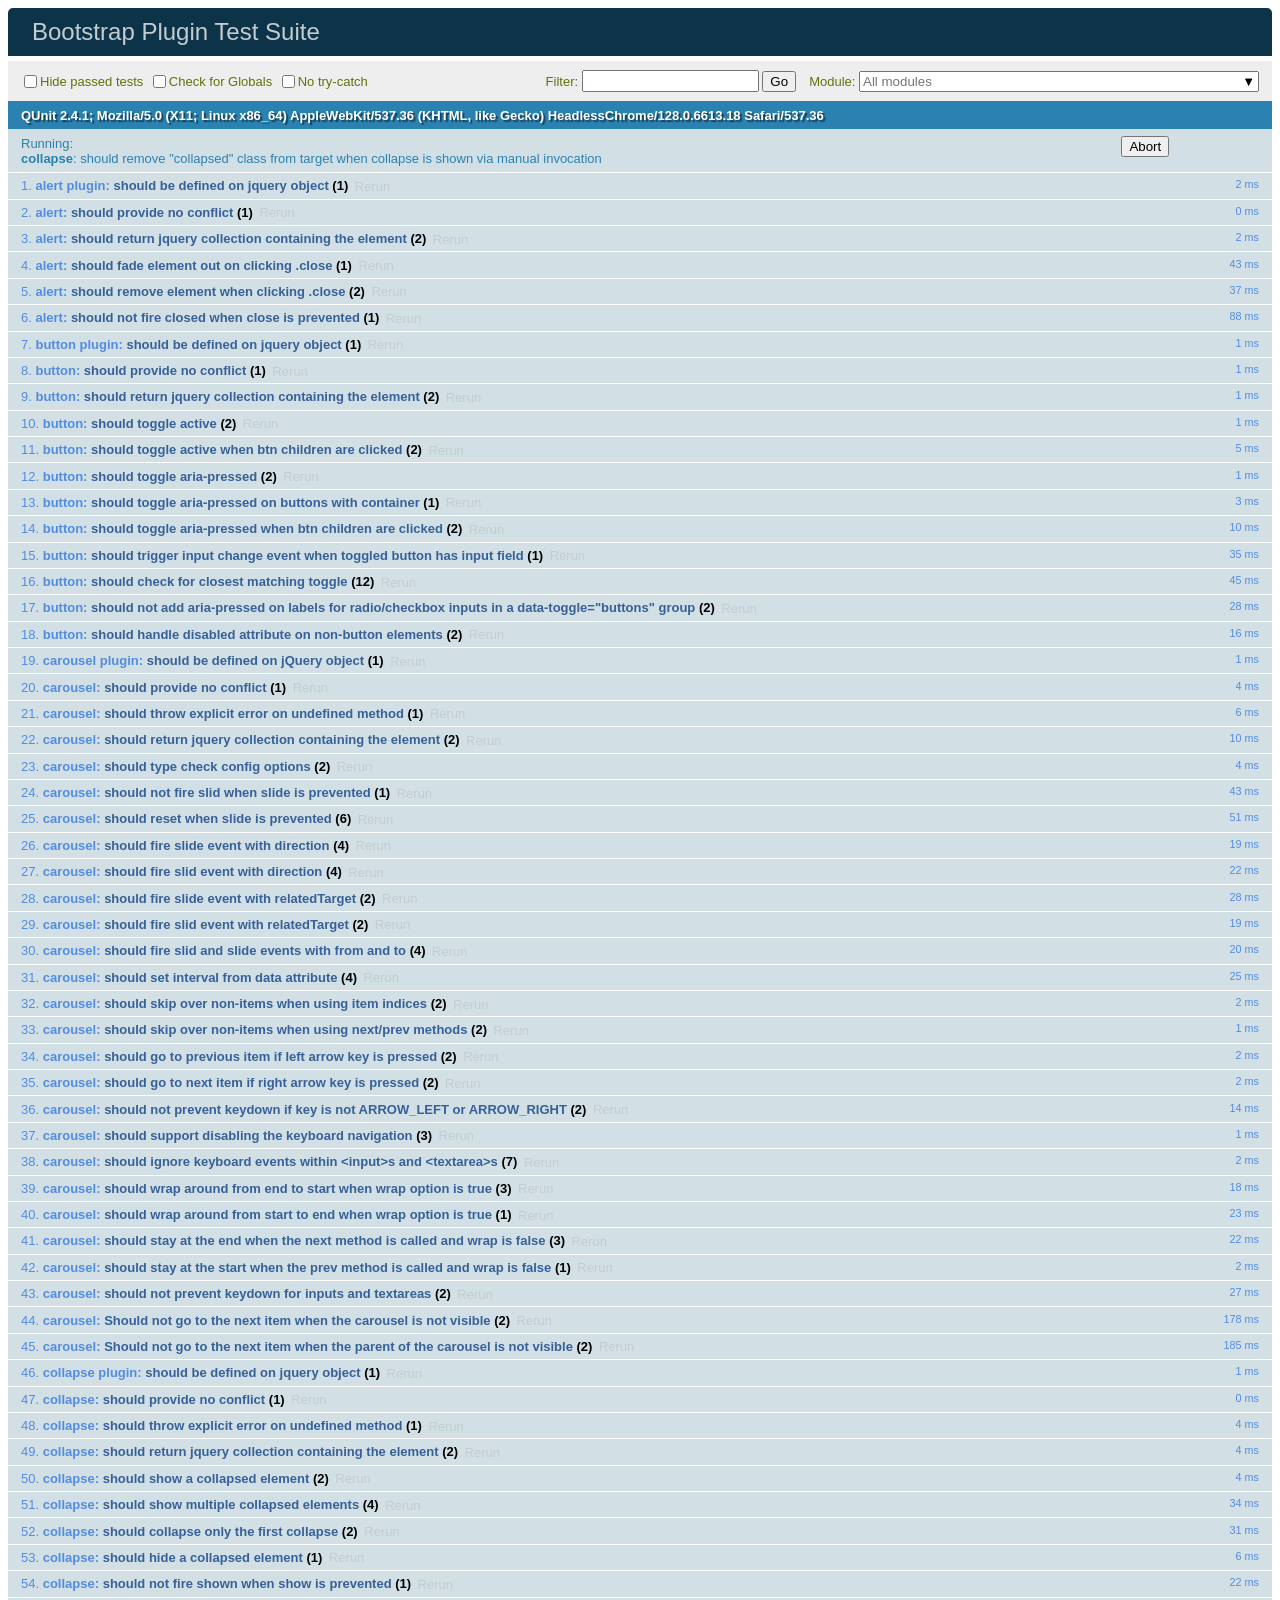
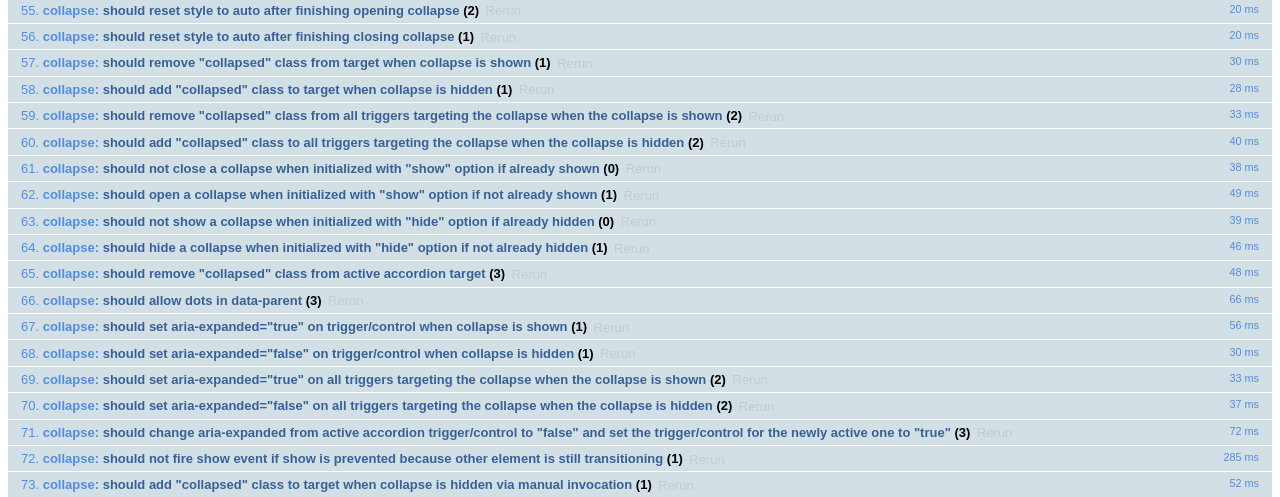
<file: main/static/bootstrap-4.0.0/js/tests/index.html>
<!doctype html>
<html lang="en">
  <head>
    <meta charset="utf-8">
    <meta name="viewport" content="width=device-width, initial-scale=1, shrink-to-fit=no">
    <title>Bootstrap Plugin Test Suite</title>

    <!-- jQuery -->
    <script>
      (function () {
        var path = '../../assets/js/vendor/jquery-slim.min.js'
        // get jquery param from the query string.
        var jQueryVersion = location.search.match(/[?&]jquery=(.*?)(?=&|$)/)

        // If a version was specified, use that version from our vendor folder
        if (jQueryVersion) {
          path = 'vendor/jquery-' + jQueryVersion[1] + '.min.js'
        }
        document.write('<script src="' + path + '"><\/script>')
      }())
    </script>
    <script src="../../assets/js/vendor/popper.min.js"></script>

    <!-- QUnit -->
    <link rel="stylesheet" href="vendor/qunit.css" media="screen">
    <script src="vendor/qunit.js"></script>

    <script>
      // Disable jQuery event aliases to ensure we don't accidentally use any of them
      [
        'blur',
        'focus',
        'focusin',
        'focusout',
        'resize',
        'scroll',
        'click',
        'dblclick',
        'mousedown',
        'mouseup',
        'mousemove',
        'mouseover',
        'mouseout',
        'mouseenter',
        'mouseleave',
        'change',
        'select',
        'submit',
        'keydown',
        'keypress',
        'keyup',
        'contextmenu'
      ].forEach(function(eventAlias) {
        $.fn[eventAlias] = function() {
          throw new Error('Using the ".' + eventAlias + '()" method is not allowed, so that Bootstrap can be compatible with custom jQuery builds which exclude the "event aliases" module that defines said method. See https://github.com/twbs/bootstrap/blob/master/CONTRIBUTING.md#js')
        }
      })

      // Require assert.expect in each test
      QUnit.config.requireExpects = true

      // See https://github.com/axemclion/grunt-saucelabs#test-result-details-with-qunit
      var log = []
      var testName

      QUnit.done(function(testResults) {
        var tests = []
        for (var i = 0; i < log.length; i++) {
          var details = log[i]
          tests.push({
            name: details.name,
            result: details.result,
            expected: details.expected,
            actual: details.actual,
            source: details.source
          })
        }
        testResults.tests = tests

        window.global_test_results = testResults
      })

      QUnit.testStart(function(testDetails) {
        QUnit.log(function(details) {
          if (!details.result) {
            details.name = testDetails.name
            log.push(details)
          }
        })
      })

      // Display fixture on-screen on iOS to avoid false positives
      // See https://github.com/twbs/bootstrap/pull/15955
      if (/iPhone|iPad|iPod/.test(navigator.userAgent)) {
        QUnit.begin(function() {
          $('#qunit-fixture').css({ top: 0, left: 0 })
        })

        QUnit.done(function() {
          $('#qunit-fixture').css({ top: '', left: '' })
        })
      }
    </script>

    <!-- Transpiled Plugins -->
    <script src="../dist/util.js"></script>
    <script src="../dist/alert.js"></script>
    <script src="../dist/button.js"></script>
    <script src="../dist/carousel.js"></script>
    <script src="../dist/collapse.js"></script>
    <script src="../dist/dropdown.js"></script>
    <script src="../dist/modal.js"></script>
    <script src="../dist/scrollspy.js"></script>
    <script src="../dist/tab.js"></script>
    <script src="../dist/tooltip.js"></script>
    <script src="../dist/popover.js"></script>

    <!-- Unit Tests -->
    <script src="unit/alert.js"></script>
    <script src="unit/button.js"></script>
    <script src="unit/carousel.js"></script>
    <script src="unit/collapse.js"></script>
    <script src="unit/dropdown.js"></script>
    <script src="unit/modal.js"></script>
    <script src="unit/scrollspy.js"></script>
    <script src="unit/tab.js"></script>
    <script src="unit/tooltip.js"></script>
    <script src="unit/popover.js"></script>
    <script src="unit/util.js"></script>
  </head>
  <body>
    <div id="qunit-container">
      <div id="qunit"></div>
      <div id="qunit-fixture"></div>
    </div>
  </body>
</html>
</file>
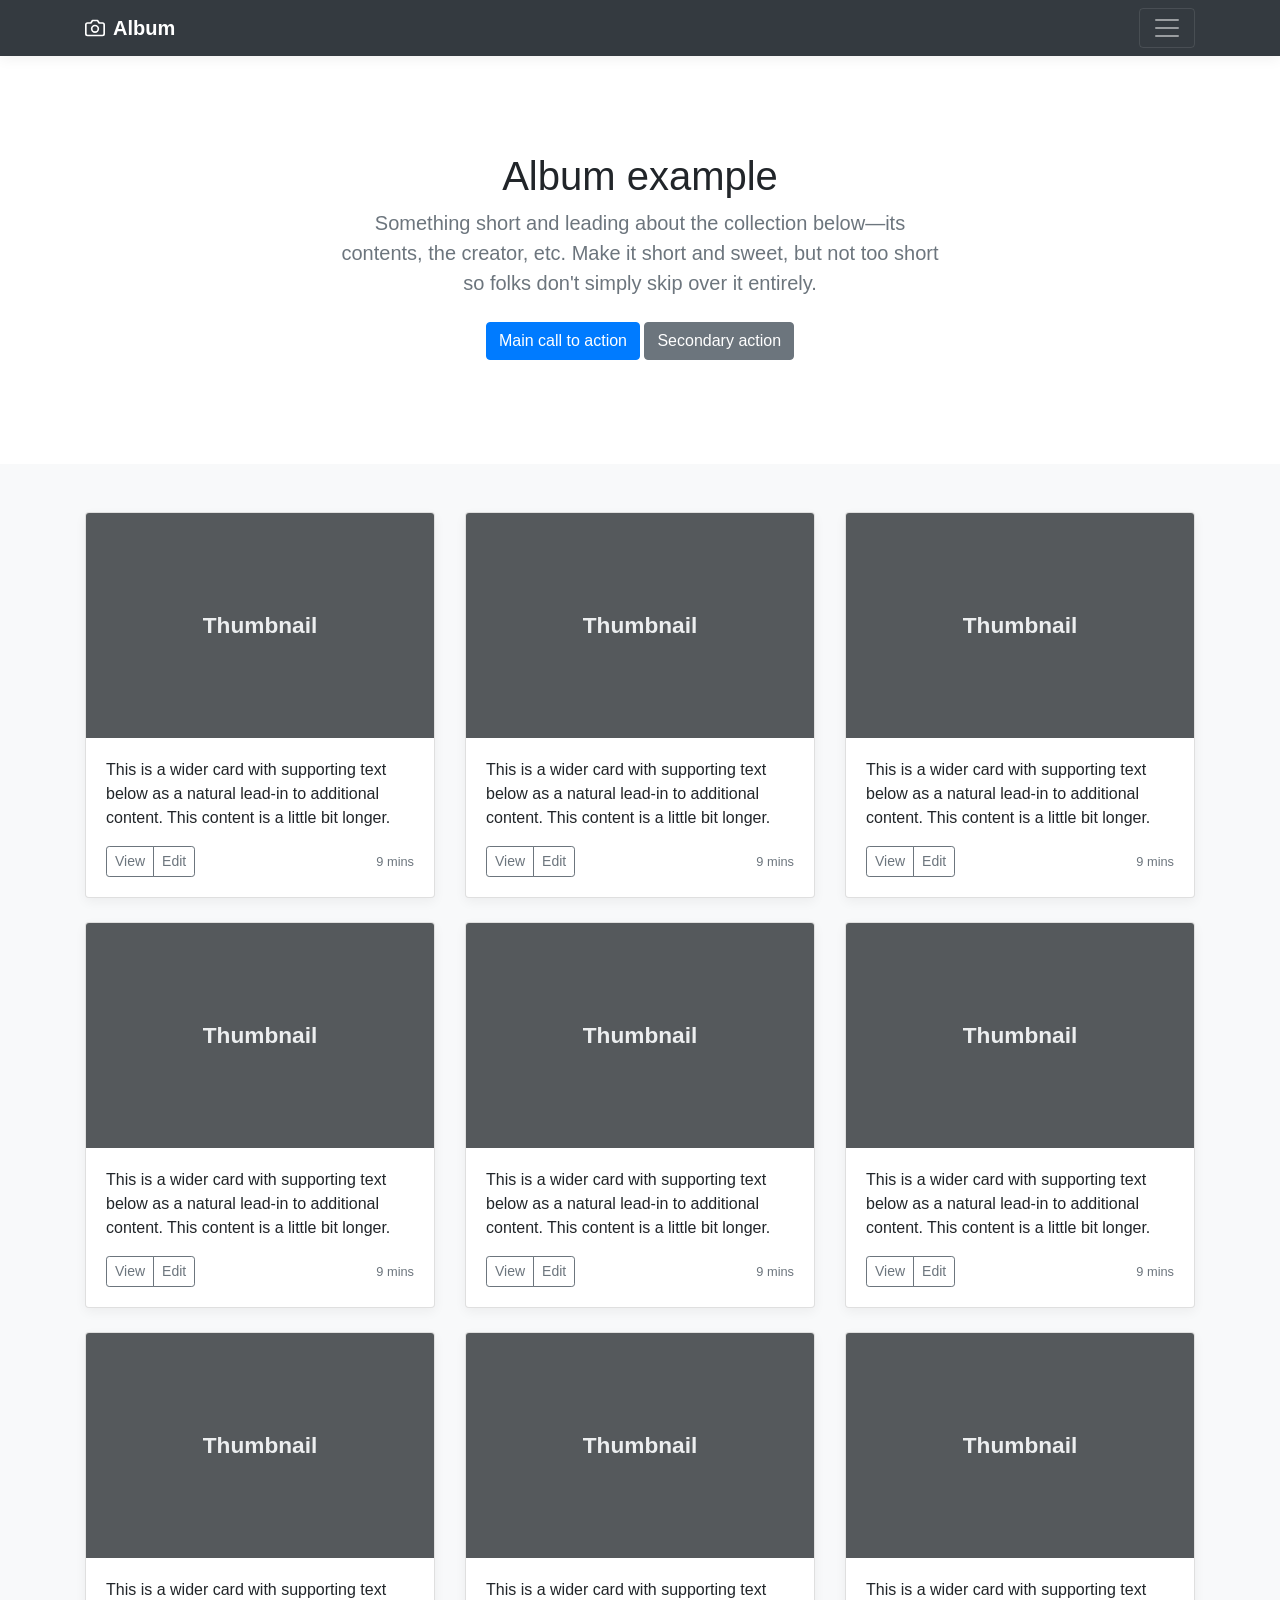
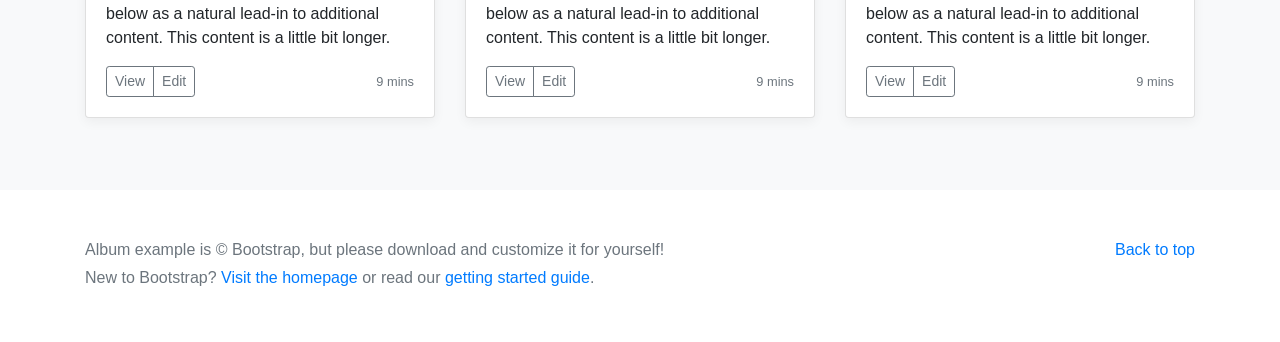
<file: main/static/bootstrap-4.0.0/docs/4.0/examples/album/index.html>
<!doctype html>
<html lang="en">
  <head>
    <meta charset="utf-8">
    <meta name="viewport" content="width=device-width, initial-scale=1, shrink-to-fit=no">
    <meta name="description" content="">
    <meta name="author" content="">
    <link rel="icon" href="../../../../favicon.ico">

    <title>Album example for Bootstrap</title>

    <!-- Bootstrap core CSS -->
    <link href="../../../../dist/css/bootstrap.min.css" rel="stylesheet">

    <!-- Custom styles for this template -->
    <link href="album.css" rel="stylesheet">
  </head>

  <body>

    <header>
      <div class="collapse bg-dark" id="navbarHeader">
        <div class="container">
          <div class="row">
            <div class="col-sm-8 col-md-7 py-4">
              <h4 class="text-white">About</h4>
              <p class="text-muted">Add some information about the album below, the author, or any other background context. Make it a few sentences long so folks can pick up some informative tidbits. Then, link them off to some social networking sites or contact information.</p>
            </div>
            <div class="col-sm-4 offset-md-1 py-4">
              <h4 class="text-white">Contact</h4>
              <ul class="list-unstyled">
                <li><a href="#" class="text-white">Follow on Twitter</a></li>
                <li><a href="#" class="text-white">Like on Facebook</a></li>
                <li><a href="#" class="text-white">Email me</a></li>
              </ul>
            </div>
          </div>
        </div>
      </div>
      <div class="navbar navbar-dark bg-dark box-shadow">
        <div class="container d-flex justify-content-between">
          <a href="#" class="navbar-brand d-flex align-items-center">
            <svg xmlns="http://www.w3.org/2000/svg" width="20" height="20" viewBox="0 0 24 24" fill="none" stroke="currentColor" stroke-width="2" stroke-linecap="round" stroke-linejoin="round" class="mr-2"><path d="M23 19a2 2 0 0 1-2 2H3a2 2 0 0 1-2-2V8a2 2 0 0 1 2-2h4l2-3h6l2 3h4a2 2 0 0 1 2 2z"></path><circle cx="12" cy="13" r="4"></circle></svg>
            <strong>Album</strong>
          </a>
          <button class="navbar-toggler" type="button" data-toggle="collapse" data-target="#navbarHeader" aria-controls="navbarHeader" aria-expanded="false" aria-label="Toggle navigation">
            <span class="navbar-toggler-icon"></span>
          </button>
        </div>
      </div>
    </header>

    <main role="main">

      <section class="jumbotron text-center">
        <div class="container">
          <h1 class="jumbotron-heading">Album example</h1>
          <p class="lead text-muted">Something short and leading about the collection below—its contents, the creator, etc. Make it short and sweet, but not too short so folks don't simply skip over it entirely.</p>
          <p>
            <a href="#" class="btn btn-primary my-2">Main call to action</a>
            <a href="#" class="btn btn-secondary my-2">Secondary action</a>
          </p>
        </div>
      </section>

      <div class="album py-5 bg-light">
        <div class="container">

          <div class="row">
            <div class="col-md-4">
              <div class="card mb-4 box-shadow">
                <img class="card-img-top" data-src="holder.js/100px225?theme=thumb&bg=55595c&fg=eceeef&text=Thumbnail" alt="Card image cap">
                <div class="card-body">
                  <p class="card-text">This is a wider card with supporting text below as a natural lead-in to additional content. This content is a little bit longer.</p>
                  <div class="d-flex justify-content-between align-items-center">
                    <div class="btn-group">
                      <button type="button" class="btn btn-sm btn-outline-secondary">View</button>
                      <button type="button" class="btn btn-sm btn-outline-secondary">Edit</button>
                    </div>
                    <small class="text-muted">9 mins</small>
                  </div>
                </div>
              </div>
            </div>
            <div class="col-md-4">
              <div class="card mb-4 box-shadow">
                <img class="card-img-top" data-src="holder.js/100px225?theme=thumb&bg=55595c&fg=eceeef&text=Thumbnail" alt="Card image cap">
                <div class="card-body">
                  <p class="card-text">This is a wider card with supporting text below as a natural lead-in to additional content. This content is a little bit longer.</p>
                  <div class="d-flex justify-content-between align-items-center">
                    <div class="btn-group">
                      <button type="button" class="btn btn-sm btn-outline-secondary">View</button>
                      <button type="button" class="btn btn-sm btn-outline-secondary">Edit</button>
                    </div>
                    <small class="text-muted">9 mins</small>
                  </div>
                </div>
              </div>
            </div>
            <div class="col-md-4">
              <div class="card mb-4 box-shadow">
                <img class="card-img-top" data-src="holder.js/100px225?theme=thumb&bg=55595c&fg=eceeef&text=Thumbnail" alt="Card image cap">
                <div class="card-body">
                  <p class="card-text">This is a wider card with supporting text below as a natural lead-in to additional content. This content is a little bit longer.</p>
                  <div class="d-flex justify-content-between align-items-center">
                    <div class="btn-group">
                      <button type="button" class="btn btn-sm btn-outline-secondary">View</button>
                      <button type="button" class="btn btn-sm btn-outline-secondary">Edit</button>
                    </div>
                    <small class="text-muted">9 mins</small>
                  </div>
                </div>
              </div>
            </div>

            <div class="col-md-4">
              <div class="card mb-4 box-shadow">
                <img class="card-img-top" data-src="holder.js/100px225?theme=thumb&bg=55595c&fg=eceeef&text=Thumbnail" alt="Card image cap">
                <div class="card-body">
                  <p class="card-text">This is a wider card with supporting text below as a natural lead-in to additional content. This content is a little bit longer.</p>
                  <div class="d-flex justify-content-between align-items-center">
                    <div class="btn-group">
                      <button type="button" class="btn btn-sm btn-outline-secondary">View</button>
                      <button type="button" class="btn btn-sm btn-outline-secondary">Edit</button>
                    </div>
                    <small class="text-muted">9 mins</small>
                  </div>
                </div>
              </div>
            </div>
            <div class="col-md-4">
              <div class="card mb-4 box-shadow">
                <img class="card-img-top" data-src="holder.js/100px225?theme=thumb&bg=55595c&fg=eceeef&text=Thumbnail" alt="Card image cap">
                <div class="card-body">
                  <p class="card-text">This is a wider card with supporting text below as a natural lead-in to additional content. This content is a little bit longer.</p>
                  <div class="d-flex justify-content-between align-items-center">
                    <div class="btn-group">
                      <button type="button" class="btn btn-sm btn-outline-secondary">View</button>
                      <button type="button" class="btn btn-sm btn-outline-secondary">Edit</button>
                    </div>
                    <small class="text-muted">9 mins</small>
                  </div>
                </div>
              </div>
            </div>
            <div class="col-md-4">
              <div class="card mb-4 box-shadow">
                <img class="card-img-top" data-src="holder.js/100px225?theme=thumb&bg=55595c&fg=eceeef&text=Thumbnail" alt="Card image cap">
                <div class="card-body">
                  <p class="card-text">This is a wider card with supporting text below as a natural lead-in to additional content. This content is a little bit longer.</p>
                  <div class="d-flex justify-content-between align-items-center">
                    <div class="btn-group">
                      <button type="button" class="btn btn-sm btn-outline-secondary">View</button>
                      <button type="button" class="btn btn-sm btn-outline-secondary">Edit</button>
                    </div>
                    <small class="text-muted">9 mins</small>
                  </div>
                </div>
              </div>
            </div>

            <div class="col-md-4">
              <div class="card mb-4 box-shadow">
                <img class="card-img-top" data-src="holder.js/100px225?theme=thumb&bg=55595c&fg=eceeef&text=Thumbnail" alt="Card image cap">
                <div class="card-body">
                  <p class="card-text">This is a wider card with supporting text below as a natural lead-in to additional content. This content is a little bit longer.</p>
                  <div class="d-flex justify-content-between align-items-center">
                    <div class="btn-group">
                      <button type="button" class="btn btn-sm btn-outline-secondary">View</button>
                      <button type="button" class="btn btn-sm btn-outline-secondary">Edit</button>
                    </div>
                    <small class="text-muted">9 mins</small>
                  </div>
                </div>
              </div>
            </div>
            <div class="col-md-4">
              <div class="card mb-4 box-shadow">
                <img class="card-img-top" data-src="holder.js/100px225?theme=thumb&bg=55595c&fg=eceeef&text=Thumbnail" alt="Card image cap">
                <div class="card-body">
                  <p class="card-text">This is a wider card with supporting text below as a natural lead-in to additional content. This content is a little bit longer.</p>
                  <div class="d-flex justify-content-between align-items-center">
                    <div class="btn-group">
                      <button type="button" class="btn btn-sm btn-outline-secondary">View</button>
                      <button type="button" class="btn btn-sm btn-outline-secondary">Edit</button>
                    </div>
                    <small class="text-muted">9 mins</small>
                  </div>
                </div>
              </div>
            </div>
            <div class="col-md-4">
              <div class="card mb-4 box-shadow">
                <img class="card-img-top" data-src="holder.js/100px225?theme=thumb&bg=55595c&fg=eceeef&text=Thumbnail" alt="Card image cap">
                <div class="card-body">
                  <p class="card-text">This is a wider card with supporting text below as a natural lead-in to additional content. This content is a little bit longer.</p>
                  <div class="d-flex justify-content-between align-items-center">
                    <div class="btn-group">
                      <button type="button" class="btn btn-sm btn-outline-secondary">View</button>
                      <button type="button" class="btn btn-sm btn-outline-secondary">Edit</button>
                    </div>
                    <small class="text-muted">9 mins</small>
                  </div>
                </div>
              </div>
            </div>
          </div>
        </div>
      </div>

    </main>

    <footer class="text-muted">
      <div class="container">
        <p class="float-right">
          <a href="#">Back to top</a>
        </p>
        <p>Album example is &copy; Bootstrap, but please download and customize it for yourself!</p>
        <p>New to Bootstrap? <a href="../../">Visit the homepage</a> or read our <a href="../../getting-started/">getting started guide</a>.</p>
      </div>
    </footer>

    <!-- Bootstrap core JavaScript
    ================================================== -->
    <!-- Placed at the end of the document so the pages load faster -->
    <script src="https://code.jquery.com/jquery-3.2.1.slim.min.js" integrity="sha384-KJ3o2DKtIkvYIK3UENzmM7KCkRr/rE9/Qpg6aAZGJwFDMVNA/GpGFF93hXpG5KkN" crossorigin="anonymous"></script>
    <script>window.jQuery || document.write('<script src="../../../../assets/js/vendor/jquery-slim.min.js"><\/script>')</script>
    <script src="../../../../assets/js/vendor/popper.min.js"></script>
    <script src="../../../../dist/js/bootstrap.min.js"></script>
    <script src="../../../../assets/js/vendor/holder.min.js"></script>
  </body>
</html>
</file>
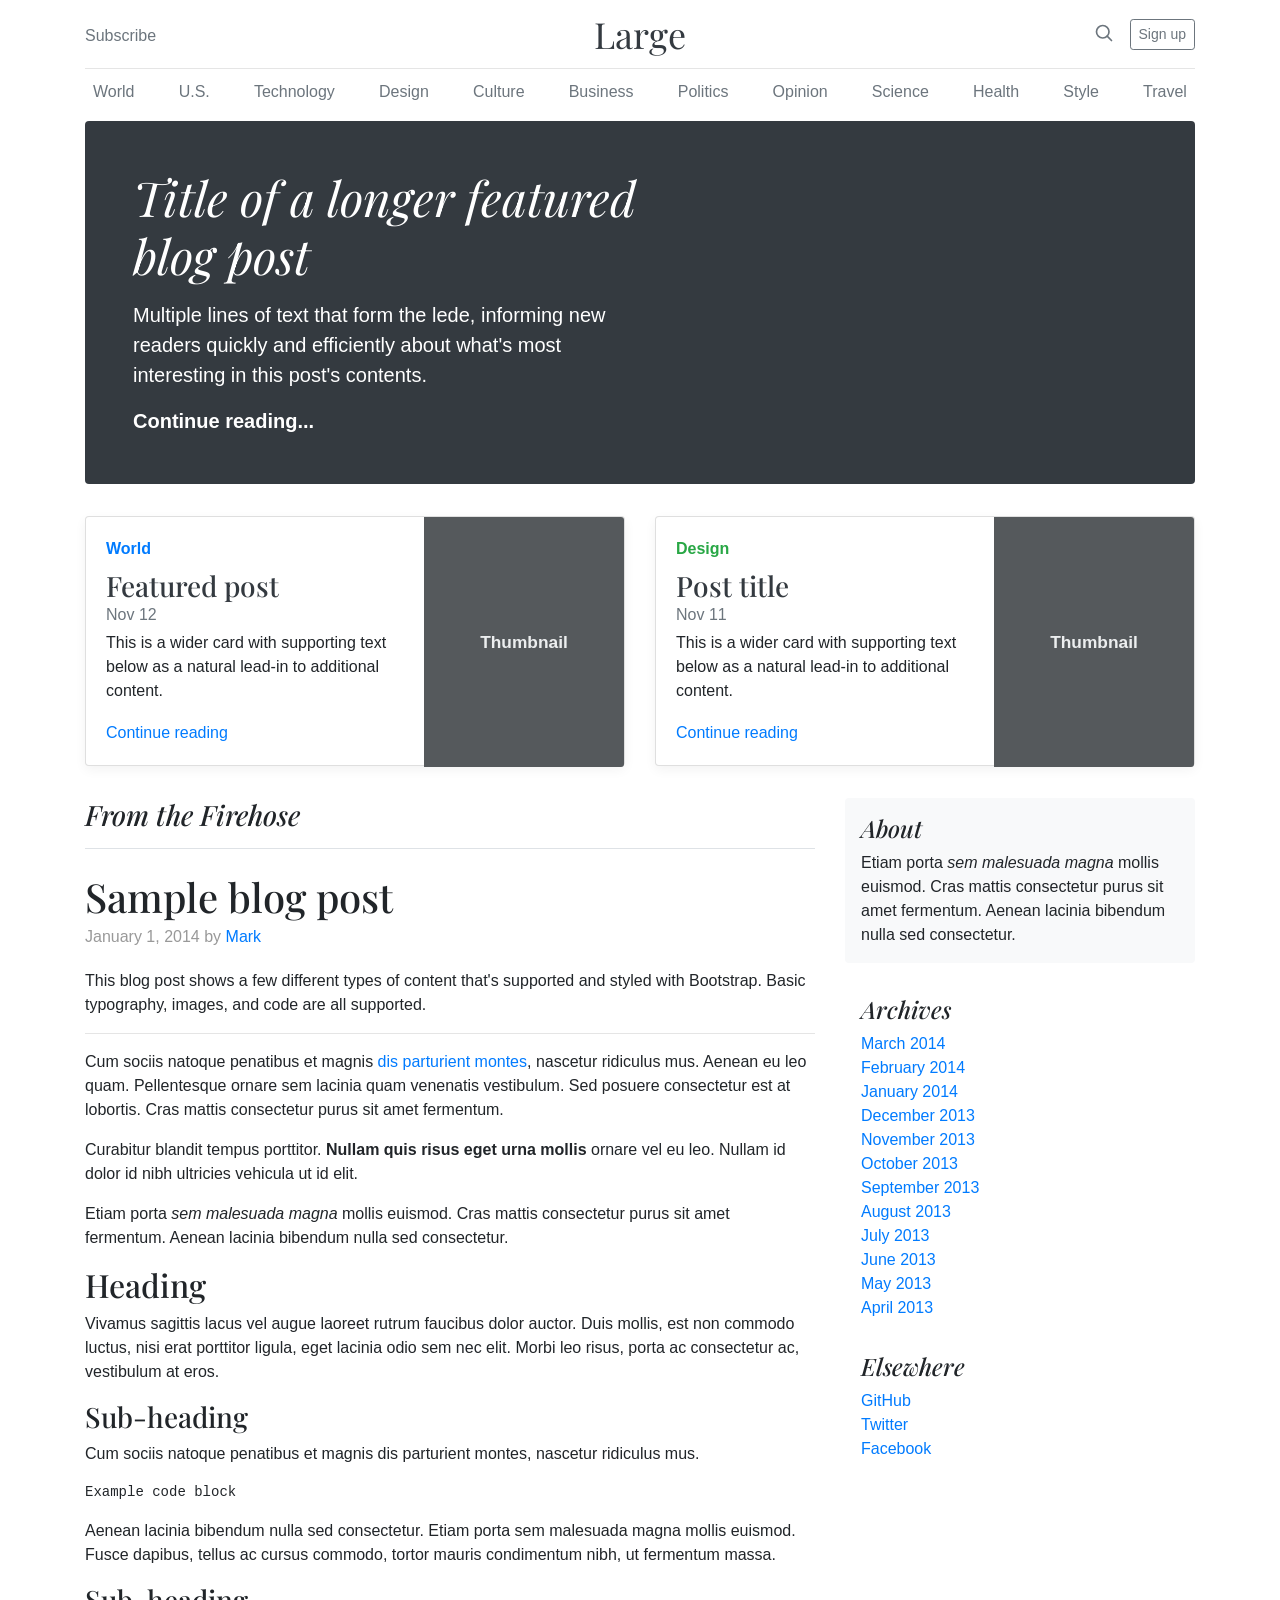
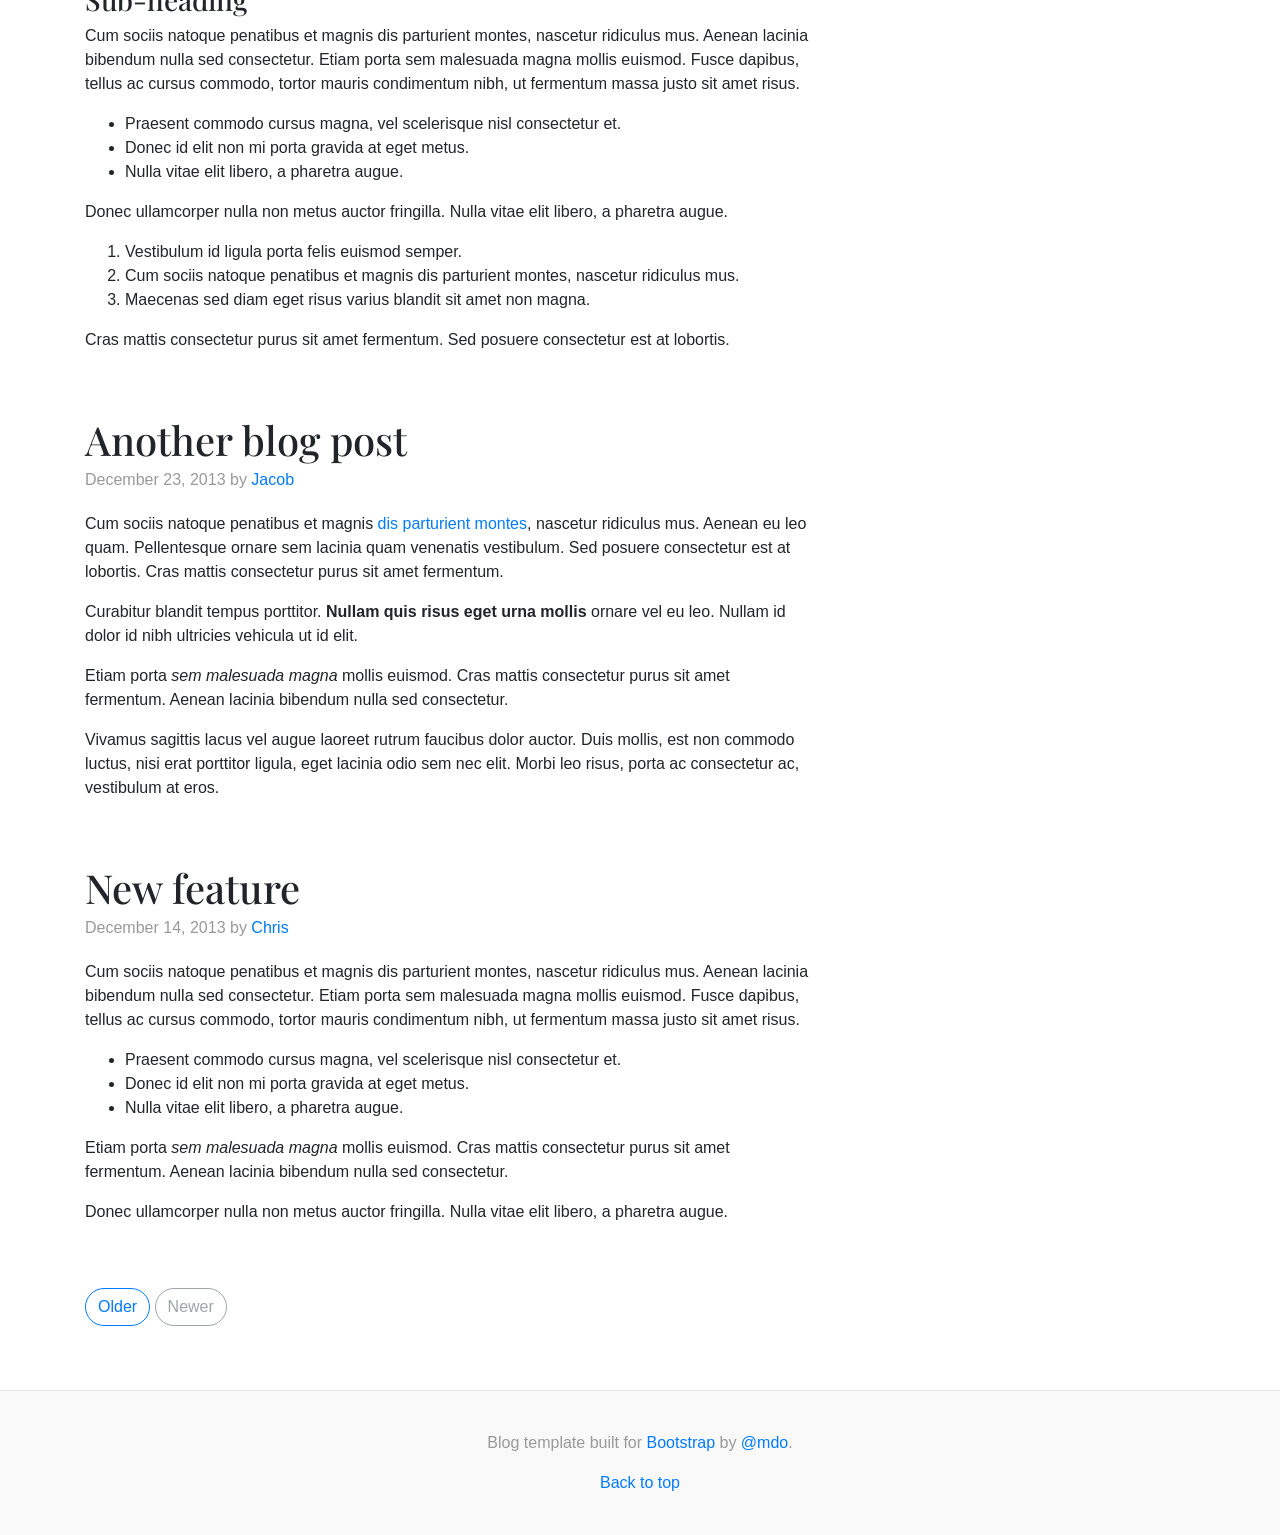
<file: main/static/bootstrap-4.0.0/docs/4.0/examples/blog/index.html>
<!doctype html>
<html lang="en">
  <head>
    <meta charset="utf-8">
    <meta name="viewport" content="width=device-width, initial-scale=1, shrink-to-fit=no">
    <meta name="description" content="">
    <meta name="author" content="">
    <link rel="icon" href="../../../../favicon.ico">

    <title>Blog Template for Bootstrap</title>

    <!-- Bootstrap core CSS -->
    <link href="../../../../dist/css/bootstrap.min.css" rel="stylesheet">

    <!-- Custom styles for this template -->
    <link href="https://fonts.googleapis.com/css?family=Playfair+Display:700,900" rel="stylesheet">
    <link href="blog.css" rel="stylesheet">
  </head>

  <body>

    <div class="container">
      <header class="blog-header py-3">
        <div class="row flex-nowrap justify-content-between align-items-center">
          <div class="col-4 pt-1">
            <a class="text-muted" href="#">Subscribe</a>
          </div>
          <div class="col-4 text-center">
            <a class="blog-header-logo text-dark" href="#">Large</a>
          </div>
          <div class="col-4 d-flex justify-content-end align-items-center">
            <a class="text-muted" href="#">
              <svg xmlns="http://www.w3.org/2000/svg" width="20" height="20" viewBox="0 0 24 24" fill="none" stroke="currentColor" stroke-width="2" stroke-linecap="round" stroke-linejoin="round" class="mx-3"><circle cx="10.5" cy="10.5" r="7.5"></circle><line x1="21" y1="21" x2="15.8" y2="15.8"></line></svg>
            </a>
            <a class="btn btn-sm btn-outline-secondary" href="#">Sign up</a>
          </div>
        </div>
      </header>

      <div class="nav-scroller py-1 mb-2">
        <nav class="nav d-flex justify-content-between">
          <a class="p-2 text-muted" href="#">World</a>
          <a class="p-2 text-muted" href="#">U.S.</a>
          <a class="p-2 text-muted" href="#">Technology</a>
          <a class="p-2 text-muted" href="#">Design</a>
          <a class="p-2 text-muted" href="#">Culture</a>
          <a class="p-2 text-muted" href="#">Business</a>
          <a class="p-2 text-muted" href="#">Politics</a>
          <a class="p-2 text-muted" href="#">Opinion</a>
          <a class="p-2 text-muted" href="#">Science</a>
          <a class="p-2 text-muted" href="#">Health</a>
          <a class="p-2 text-muted" href="#">Style</a>
          <a class="p-2 text-muted" href="#">Travel</a>
        </nav>
      </div>

      <div class="jumbotron p-3 p-md-5 text-white rounded bg-dark">
        <div class="col-md-6 px-0">
          <h1 class="display-4 font-italic">Title of a longer featured blog post</h1>
          <p class="lead my-3">Multiple lines of text that form the lede, informing new readers quickly and efficiently about what's most interesting in this post's contents.</p>
          <p class="lead mb-0"><a href="#" class="text-white font-weight-bold">Continue reading...</a></p>
        </div>
      </div>

      <div class="row mb-2">
        <div class="col-md-6">
          <div class="card flex-md-row mb-4 box-shadow h-md-250">
            <div class="card-body d-flex flex-column align-items-start">
              <strong class="d-inline-block mb-2 text-primary">World</strong>
              <h3 class="mb-0">
                <a class="text-dark" href="#">Featured post</a>
              </h3>
              <div class="mb-1 text-muted">Nov 12</div>
              <p class="card-text mb-auto">This is a wider card with supporting text below as a natural lead-in to additional content.</p>
              <a href="#">Continue reading</a>
            </div>
            <img class="card-img-right flex-auto d-none d-md-block" data-src="holder.js/200x250?theme=thumb" alt="Card image cap">
          </div>
        </div>
        <div class="col-md-6">
          <div class="card flex-md-row mb-4 box-shadow h-md-250">
            <div class="card-body d-flex flex-column align-items-start">
              <strong class="d-inline-block mb-2 text-success">Design</strong>
              <h3 class="mb-0">
                <a class="text-dark" href="#">Post title</a>
              </h3>
              <div class="mb-1 text-muted">Nov 11</div>
              <p class="card-text mb-auto">This is a wider card with supporting text below as a natural lead-in to additional content.</p>
              <a href="#">Continue reading</a>
            </div>
            <img class="card-img-right flex-auto d-none d-md-block" data-src="holder.js/200x250?theme=thumb" alt="Card image cap">
          </div>
        </div>
      </div>
    </div>

    <main role="main" class="container">
      <div class="row">
        <div class="col-md-8 blog-main">
          <h3 class="pb-3 mb-4 font-italic border-bottom">
            From the Firehose
          </h3>

          <div class="blog-post">
            <h2 class="blog-post-title">Sample blog post</h2>
            <p class="blog-post-meta">January 1, 2014 by <a href="#">Mark</a></p>

            <p>This blog post shows a few different types of content that's supported and styled with Bootstrap. Basic typography, images, and code are all supported.</p>
            <hr>
            <p>Cum sociis natoque penatibus et magnis <a href="#">dis parturient montes</a>, nascetur ridiculus mus. Aenean eu leo quam. Pellentesque ornare sem lacinia quam venenatis vestibulum. Sed posuere consectetur est at lobortis. Cras mattis consectetur purus sit amet fermentum.</p>
            <blockquote>
              <p>Curabitur blandit tempus porttitor. <strong>Nullam quis risus eget urna mollis</strong> ornare vel eu leo. Nullam id dolor id nibh ultricies vehicula ut id elit.</p>
            </blockquote>
            <p>Etiam porta <em>sem malesuada magna</em> mollis euismod. Cras mattis consectetur purus sit amet fermentum. Aenean lacinia bibendum nulla sed consectetur.</p>
            <h2>Heading</h2>
            <p>Vivamus sagittis lacus vel augue laoreet rutrum faucibus dolor auctor. Duis mollis, est non commodo luctus, nisi erat porttitor ligula, eget lacinia odio sem nec elit. Morbi leo risus, porta ac consectetur ac, vestibulum at eros.</p>
            <h3>Sub-heading</h3>
            <p>Cum sociis natoque penatibus et magnis dis parturient montes, nascetur ridiculus mus.</p>
            <pre><code>Example code block</code></pre>
            <p>Aenean lacinia bibendum nulla sed consectetur. Etiam porta sem malesuada magna mollis euismod. Fusce dapibus, tellus ac cursus commodo, tortor mauris condimentum nibh, ut fermentum massa.</p>
            <h3>Sub-heading</h3>
            <p>Cum sociis natoque penatibus et magnis dis parturient montes, nascetur ridiculus mus. Aenean lacinia bibendum nulla sed consectetur. Etiam porta sem malesuada magna mollis euismod. Fusce dapibus, tellus ac cursus commodo, tortor mauris condimentum nibh, ut fermentum massa justo sit amet risus.</p>
            <ul>
              <li>Praesent commodo cursus magna, vel scelerisque nisl consectetur et.</li>
              <li>Donec id elit non mi porta gravida at eget metus.</li>
              <li>Nulla vitae elit libero, a pharetra augue.</li>
            </ul>
            <p>Donec ullamcorper nulla non metus auctor fringilla. Nulla vitae elit libero, a pharetra augue.</p>
            <ol>
              <li>Vestibulum id ligula porta felis euismod semper.</li>
              <li>Cum sociis natoque penatibus et magnis dis parturient montes, nascetur ridiculus mus.</li>
              <li>Maecenas sed diam eget risus varius blandit sit amet non magna.</li>
            </ol>
            <p>Cras mattis consectetur purus sit amet fermentum. Sed posuere consectetur est at lobortis.</p>
          </div><!-- /.blog-post -->

          <div class="blog-post">
            <h2 class="blog-post-title">Another blog post</h2>
            <p class="blog-post-meta">December 23, 2013 by <a href="#">Jacob</a></p>

            <p>Cum sociis natoque penatibus et magnis <a href="#">dis parturient montes</a>, nascetur ridiculus mus. Aenean eu leo quam. Pellentesque ornare sem lacinia quam venenatis vestibulum. Sed posuere consectetur est at lobortis. Cras mattis consectetur purus sit amet fermentum.</p>
            <blockquote>
              <p>Curabitur blandit tempus porttitor. <strong>Nullam quis risus eget urna mollis</strong> ornare vel eu leo. Nullam id dolor id nibh ultricies vehicula ut id elit.</p>
            </blockquote>
            <p>Etiam porta <em>sem malesuada magna</em> mollis euismod. Cras mattis consectetur purus sit amet fermentum. Aenean lacinia bibendum nulla sed consectetur.</p>
            <p>Vivamus sagittis lacus vel augue laoreet rutrum faucibus dolor auctor. Duis mollis, est non commodo luctus, nisi erat porttitor ligula, eget lacinia odio sem nec elit. Morbi leo risus, porta ac consectetur ac, vestibulum at eros.</p>
          </div><!-- /.blog-post -->

          <div class="blog-post">
            <h2 class="blog-post-title">New feature</h2>
            <p class="blog-post-meta">December 14, 2013 by <a href="#">Chris</a></p>

            <p>Cum sociis natoque penatibus et magnis dis parturient montes, nascetur ridiculus mus. Aenean lacinia bibendum nulla sed consectetur. Etiam porta sem malesuada magna mollis euismod. Fusce dapibus, tellus ac cursus commodo, tortor mauris condimentum nibh, ut fermentum massa justo sit amet risus.</p>
            <ul>
              <li>Praesent commodo cursus magna, vel scelerisque nisl consectetur et.</li>
              <li>Donec id elit non mi porta gravida at eget metus.</li>
              <li>Nulla vitae elit libero, a pharetra augue.</li>
            </ul>
            <p>Etiam porta <em>sem malesuada magna</em> mollis euismod. Cras mattis consectetur purus sit amet fermentum. Aenean lacinia bibendum nulla sed consectetur.</p>
            <p>Donec ullamcorper nulla non metus auctor fringilla. Nulla vitae elit libero, a pharetra augue.</p>
          </div><!-- /.blog-post -->

          <nav class="blog-pagination">
            <a class="btn btn-outline-primary" href="#">Older</a>
            <a class="btn btn-outline-secondary disabled" href="#">Newer</a>
          </nav>

        </div><!-- /.blog-main -->

        <aside class="col-md-4 blog-sidebar">
          <div class="p-3 mb-3 bg-light rounded">
            <h4 class="font-italic">About</h4>
            <p class="mb-0">Etiam porta <em>sem malesuada magna</em> mollis euismod. Cras mattis consectetur purus sit amet fermentum. Aenean lacinia bibendum nulla sed consectetur.</p>
          </div>

          <div class="p-3">
            <h4 class="font-italic">Archives</h4>
            <ol class="list-unstyled mb-0">
              <li><a href="#">March 2014</a></li>
              <li><a href="#">February 2014</a></li>
              <li><a href="#">January 2014</a></li>
              <li><a href="#">December 2013</a></li>
              <li><a href="#">November 2013</a></li>
              <li><a href="#">October 2013</a></li>
              <li><a href="#">September 2013</a></li>
              <li><a href="#">August 2013</a></li>
              <li><a href="#">July 2013</a></li>
              <li><a href="#">June 2013</a></li>
              <li><a href="#">May 2013</a></li>
              <li><a href="#">April 2013</a></li>
            </ol>
          </div>

          <div class="p-3">
            <h4 class="font-italic">Elsewhere</h4>
            <ol class="list-unstyled">
              <li><a href="#">GitHub</a></li>
              <li><a href="#">Twitter</a></li>
              <li><a href="#">Facebook</a></li>
            </ol>
          </div>
        </aside><!-- /.blog-sidebar -->

      </div><!-- /.row -->

    </main><!-- /.container -->

    <footer class="blog-footer">
      <p>Blog template built for <a href="https://getbootstrap.com/">Bootstrap</a> by <a href="https://twitter.com/mdo">@mdo</a>.</p>
      <p>
        <a href="#">Back to top</a>
      </p>
    </footer>

    <!-- Bootstrap core JavaScript
    ================================================== -->
    <!-- Placed at the end of the document so the pages load faster -->
    <script src="https://code.jquery.com/jquery-3.2.1.slim.min.js" integrity="sha384-KJ3o2DKtIkvYIK3UENzmM7KCkRr/rE9/Qpg6aAZGJwFDMVNA/GpGFF93hXpG5KkN" crossorigin="anonymous"></script>
    <script>window.jQuery || document.write('<script src="../../../../assets/js/vendor/jquery-slim.min.js"><\/script>')</script>
    <script src="../../../../assets/js/vendor/popper.min.js"></script>
    <script src="../../../../dist/js/bootstrap.min.js"></script>
    <script src="../../../../assets/js/vendor/holder.min.js"></script>
    <script>
      Holder.addTheme('thumb', {
        bg: '#55595c',
        fg: '#eceeef',
        text: 'Thumbnail'
      });
    </script>
  </body>
</html>
</file>
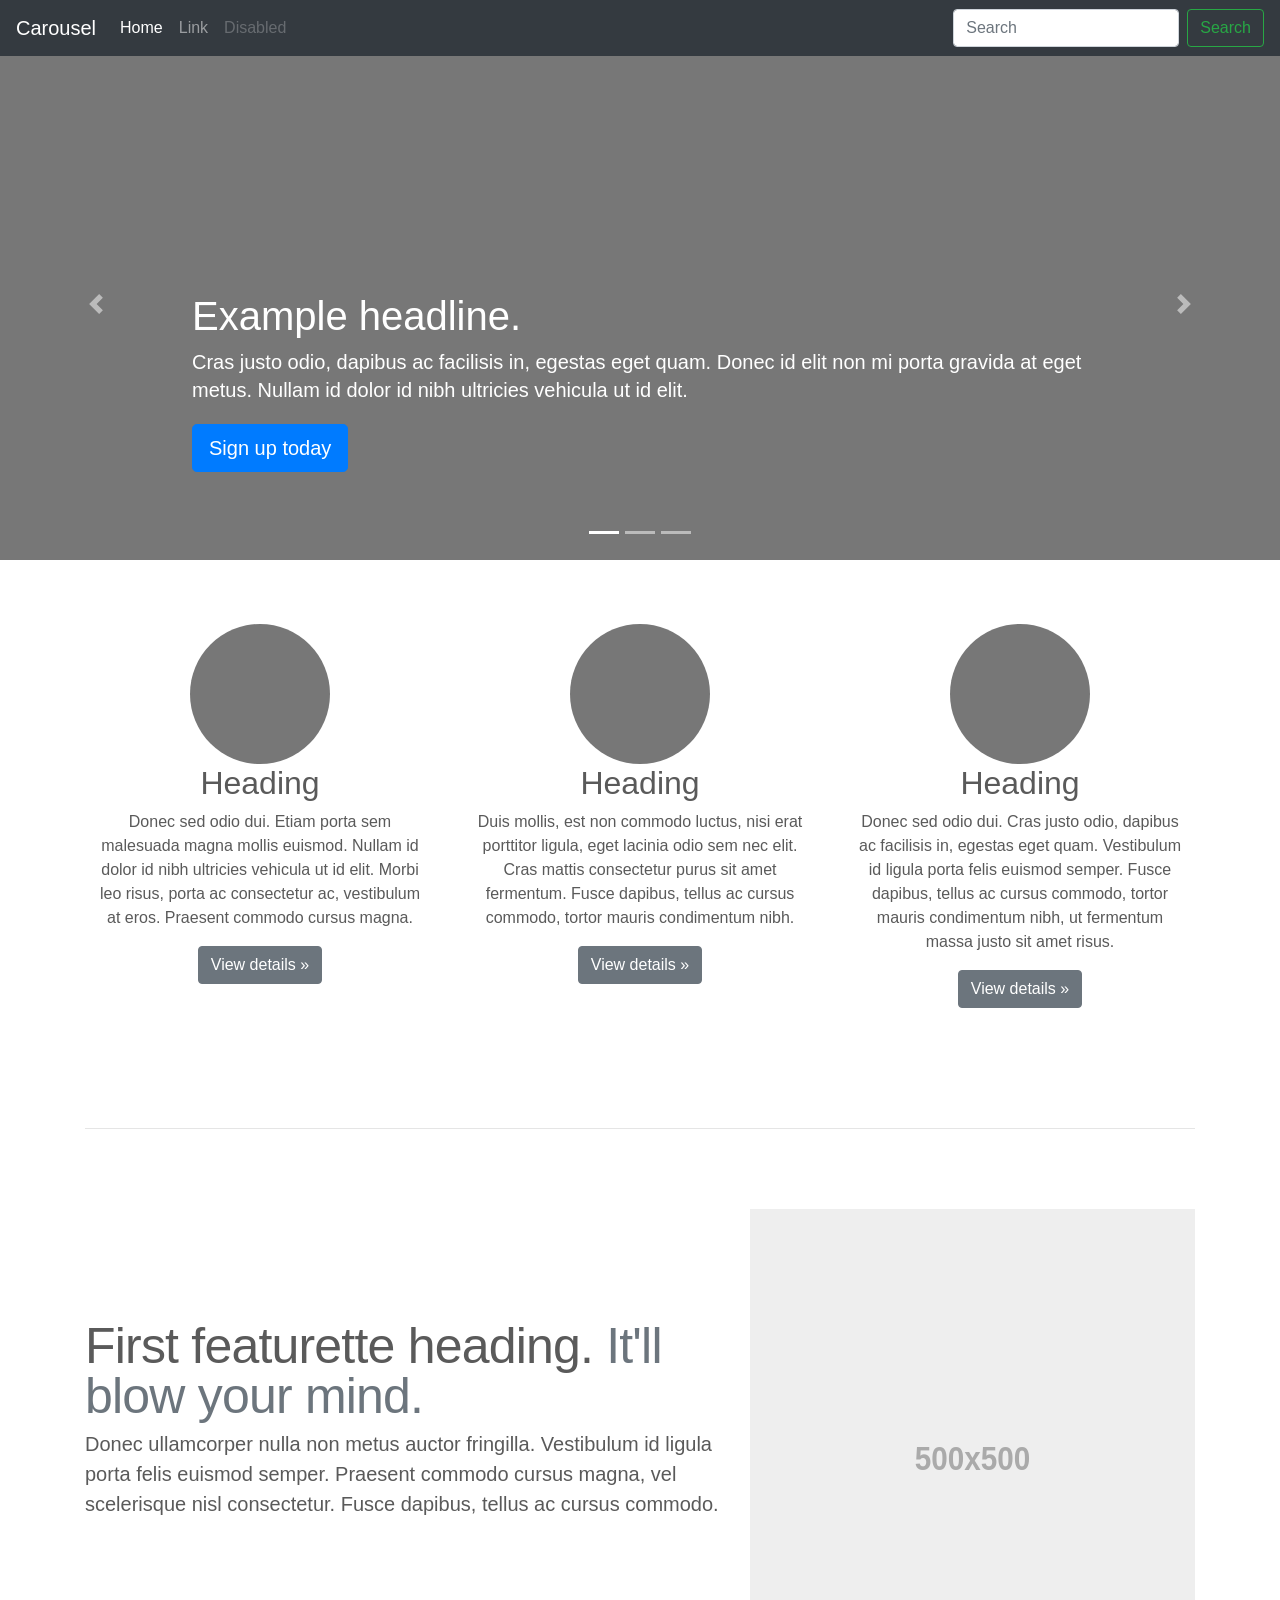
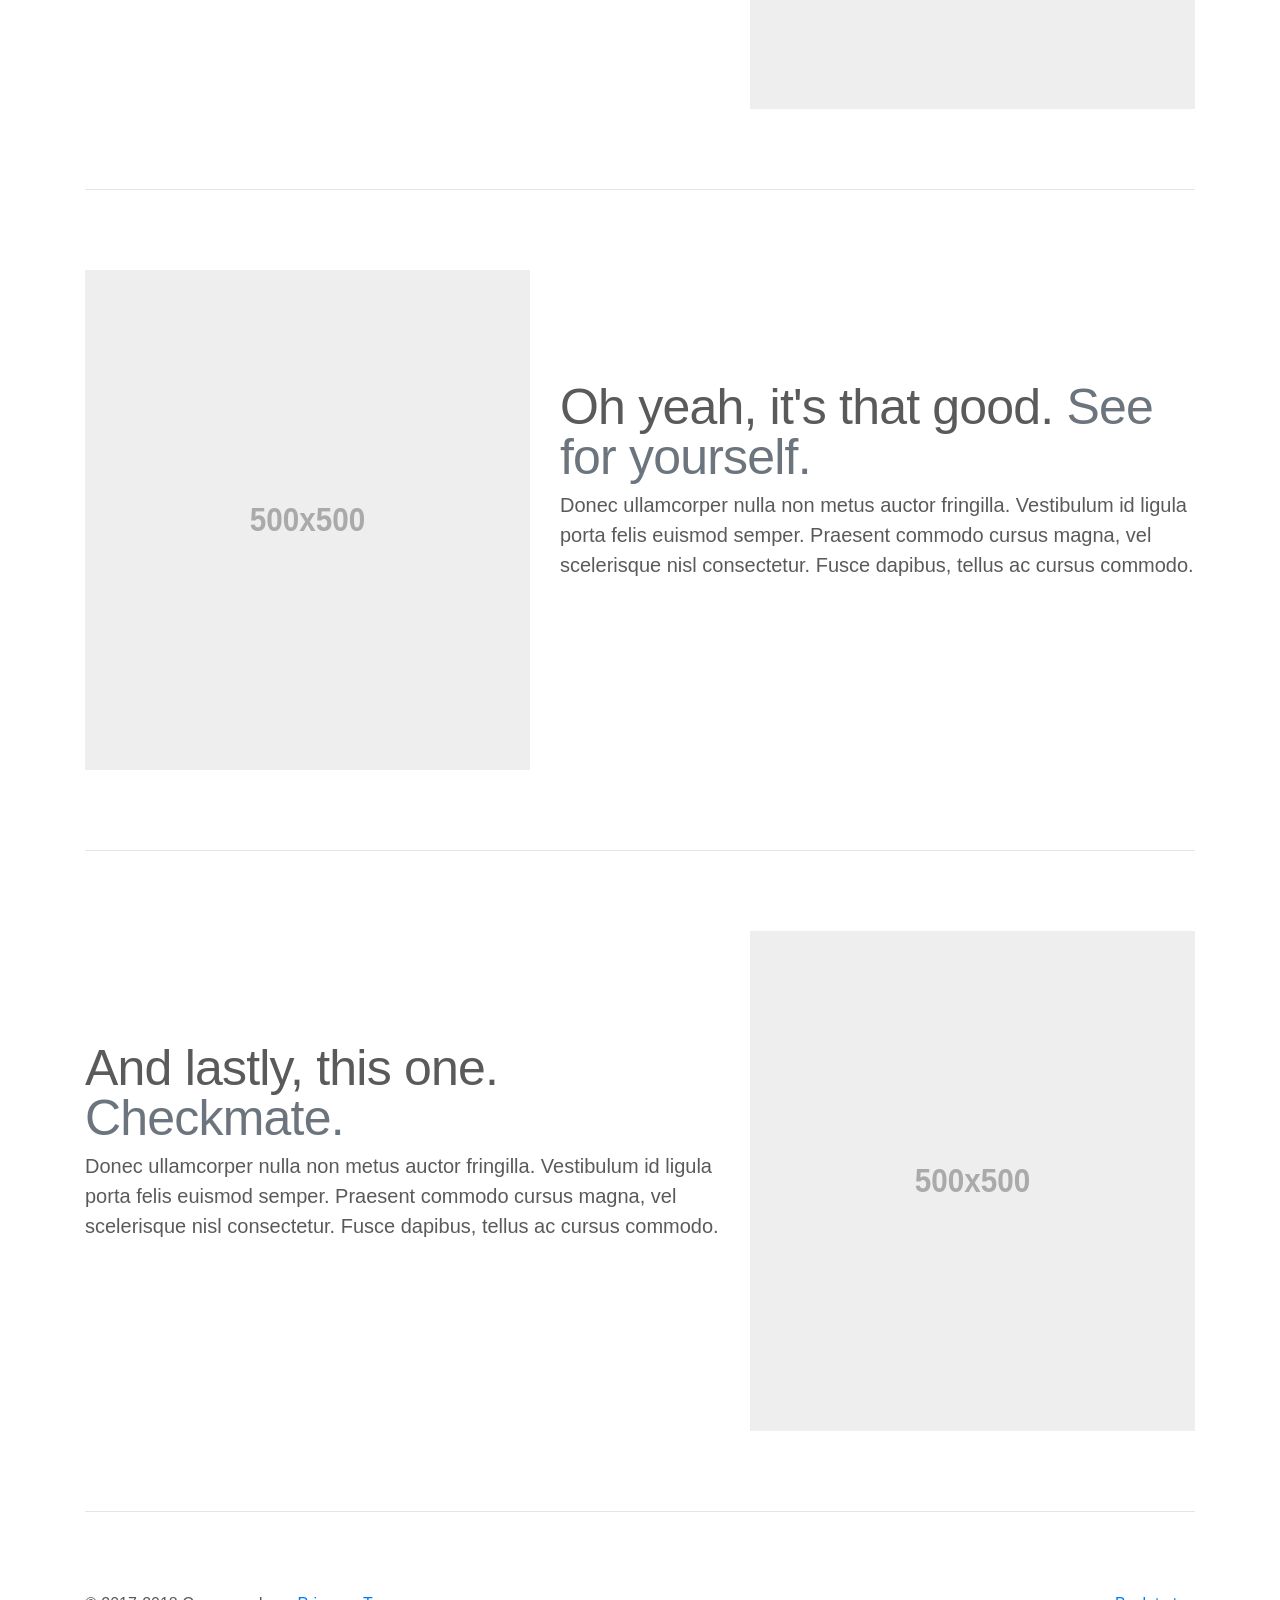
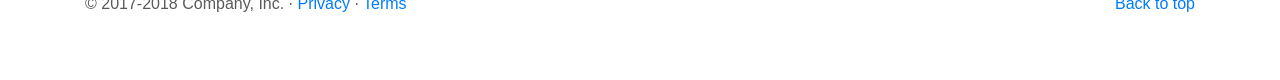
<file: main/static/bootstrap-4.0.0/docs/4.0/examples/carousel/index.html>
<!doctype html>
<html lang="en">
  <head>
    <meta charset="utf-8">
    <meta name="viewport" content="width=device-width, initial-scale=1, shrink-to-fit=no">
    <meta name="description" content="">
    <meta name="author" content="">
    <link rel="icon" href="../../../../favicon.ico">

    <title>Carousel Template for Bootstrap</title>

    <!-- Bootstrap core CSS -->
    <link href="../../../../dist/css/bootstrap.min.css" rel="stylesheet">

    <!-- Custom styles for this template -->
    <link href="carousel.css" rel="stylesheet">
  </head>
  <body>

    <header>
      <nav class="navbar navbar-expand-md navbar-dark fixed-top bg-dark">
        <a class="navbar-brand" href="#">Carousel</a>
        <button class="navbar-toggler" type="button" data-toggle="collapse" data-target="#navbarCollapse" aria-controls="navbarCollapse" aria-expanded="false" aria-label="Toggle navigation">
          <span class="navbar-toggler-icon"></span>
        </button>
        <div class="collapse navbar-collapse" id="navbarCollapse">
          <ul class="navbar-nav mr-auto">
            <li class="nav-item active">
              <a class="nav-link" href="#">Home <span class="sr-only">(current)</span></a>
            </li>
            <li class="nav-item">
              <a class="nav-link" href="#">Link</a>
            </li>
            <li class="nav-item">
              <a class="nav-link disabled" href="#">Disabled</a>
            </li>
          </ul>
          <form class="form-inline mt-2 mt-md-0">
            <input class="form-control mr-sm-2" type="text" placeholder="Search" aria-label="Search">
            <button class="btn btn-outline-success my-2 my-sm-0" type="submit">Search</button>
          </form>
        </div>
      </nav>
    </header>

    <main role="main">

      <div id="myCarousel" class="carousel slide" data-ride="carousel">
        <ol class="carousel-indicators">
          <li data-target="#myCarousel" data-slide-to="0" class="active"></li>
          <li data-target="#myCarousel" data-slide-to="1"></li>
          <li data-target="#myCarousel" data-slide-to="2"></li>
        </ol>
        <div class="carousel-inner">
          <div class="carousel-item active">
            <img class="first-slide" src="[data-uri]" alt="First slide">
            <div class="container">
              <div class="carousel-caption text-left">
                <h1>Example headline.</h1>
                <p>Cras justo odio, dapibus ac facilisis in, egestas eget quam. Donec id elit non mi porta gravida at eget metus. Nullam id dolor id nibh ultricies vehicula ut id elit.</p>
                <p><a class="btn btn-lg btn-primary" href="#" role="button">Sign up today</a></p>
              </div>
            </div>
          </div>
          <div class="carousel-item">
            <img class="second-slide" src="[data-uri]" alt="Second slide">
            <div class="container">
              <div class="carousel-caption">
                <h1>Another example headline.</h1>
                <p>Cras justo odio, dapibus ac facilisis in, egestas eget quam. Donec id elit non mi porta gravida at eget metus. Nullam id dolor id nibh ultricies vehicula ut id elit.</p>
                <p><a class="btn btn-lg btn-primary" href="#" role="button">Learn more</a></p>
              </div>
            </div>
          </div>
          <div class="carousel-item">
            <img class="third-slide" src="[data-uri]" alt="Third slide">
            <div class="container">
              <div class="carousel-caption text-right">
                <h1>One more for good measure.</h1>
                <p>Cras justo odio, dapibus ac facilisis in, egestas eget quam. Donec id elit non mi porta gravida at eget metus. Nullam id dolor id nibh ultricies vehicula ut id elit.</p>
                <p><a class="btn btn-lg btn-primary" href="#" role="button">Browse gallery</a></p>
              </div>
            </div>
          </div>
        </div>
        <a class="carousel-control-prev" href="#myCarousel" role="button" data-slide="prev">
          <span class="carousel-control-prev-icon" aria-hidden="true"></span>
          <span class="sr-only">Previous</span>
        </a>
        <a class="carousel-control-next" href="#myCarousel" role="button" data-slide="next">
          <span class="carousel-control-next-icon" aria-hidden="true"></span>
          <span class="sr-only">Next</span>
        </a>
      </div>


      <!-- Marketing messaging and featurettes
      ================================================== -->
      <!-- Wrap the rest of the page in another container to center all the content. -->

      <div class="container marketing">

        <!-- Three columns of text below the carousel -->
        <div class="row">
          <div class="col-lg-4">
            <img class="rounded-circle" src="[data-uri]" alt="Generic placeholder image" width="140" height="140">
            <h2>Heading</h2>
            <p>Donec sed odio dui. Etiam porta sem malesuada magna mollis euismod. Nullam id dolor id nibh ultricies vehicula ut id elit. Morbi leo risus, porta ac consectetur ac, vestibulum at eros. Praesent commodo cursus magna.</p>
            <p><a class="btn btn-secondary" href="#" role="button">View details &raquo;</a></p>
          </div><!-- /.col-lg-4 -->
          <div class="col-lg-4">
            <img class="rounded-circle" src="[data-uri]" alt="Generic placeholder image" width="140" height="140">
            <h2>Heading</h2>
            <p>Duis mollis, est non commodo luctus, nisi erat porttitor ligula, eget lacinia odio sem nec elit. Cras mattis consectetur purus sit amet fermentum. Fusce dapibus, tellus ac cursus commodo, tortor mauris condimentum nibh.</p>
            <p><a class="btn btn-secondary" href="#" role="button">View details &raquo;</a></p>
          </div><!-- /.col-lg-4 -->
          <div class="col-lg-4">
            <img class="rounded-circle" src="[data-uri]" alt="Generic placeholder image" width="140" height="140">
            <h2>Heading</h2>
            <p>Donec sed odio dui. Cras justo odio, dapibus ac facilisis in, egestas eget quam. Vestibulum id ligula porta felis euismod semper. Fusce dapibus, tellus ac cursus commodo, tortor mauris condimentum nibh, ut fermentum massa justo sit amet risus.</p>
            <p><a class="btn btn-secondary" href="#" role="button">View details &raquo;</a></p>
          </div><!-- /.col-lg-4 -->
        </div><!-- /.row -->


        <!-- START THE FEATURETTES -->

        <hr class="featurette-divider">

        <div class="row featurette">
          <div class="col-md-7">
            <h2 class="featurette-heading">First featurette heading. <span class="text-muted">It'll blow your mind.</span></h2>
            <p class="lead">Donec ullamcorper nulla non metus auctor fringilla. Vestibulum id ligula porta felis euismod semper. Praesent commodo cursus magna, vel scelerisque nisl consectetur. Fusce dapibus, tellus ac cursus commodo.</p>
          </div>
          <div class="col-md-5">
            <img class="featurette-image img-fluid mx-auto" data-src="holder.js/500x500/auto" alt="Generic placeholder image">
          </div>
        </div>

        <hr class="featurette-divider">

        <div class="row featurette">
          <div class="col-md-7 order-md-2">
            <h2 class="featurette-heading">Oh yeah, it's that good. <span class="text-muted">See for yourself.</span></h2>
            <p class="lead">Donec ullamcorper nulla non metus auctor fringilla. Vestibulum id ligula porta felis euismod semper. Praesent commodo cursus magna, vel scelerisque nisl consectetur. Fusce dapibus, tellus ac cursus commodo.</p>
          </div>
          <div class="col-md-5 order-md-1">
            <img class="featurette-image img-fluid mx-auto" data-src="holder.js/500x500/auto" alt="Generic placeholder image">
          </div>
        </div>

        <hr class="featurette-divider">

        <div class="row featurette">
          <div class="col-md-7">
            <h2 class="featurette-heading">And lastly, this one. <span class="text-muted">Checkmate.</span></h2>
            <p class="lead">Donec ullamcorper nulla non metus auctor fringilla. Vestibulum id ligula porta felis euismod semper. Praesent commodo cursus magna, vel scelerisque nisl consectetur. Fusce dapibus, tellus ac cursus commodo.</p>
          </div>
          <div class="col-md-5">
            <img class="featurette-image img-fluid mx-auto" data-src="holder.js/500x500/auto" alt="Generic placeholder image">
          </div>
        </div>

        <hr class="featurette-divider">

        <!-- /END THE FEATURETTES -->

      </div><!-- /.container -->


      <!-- FOOTER -->
      <footer class="container">
        <p class="float-right"><a href="#">Back to top</a></p>
        <p>&copy; 2017-2018 Company, Inc. &middot; <a href="#">Privacy</a> &middot; <a href="#">Terms</a></p>
      </footer>
    </main>

    <!-- Bootstrap core JavaScript
    ================================================== -->
    <!-- Placed at the end of the document so the pages load faster -->
    <script src="https://code.jquery.com/jquery-3.2.1.slim.min.js" integrity="sha384-KJ3o2DKtIkvYIK3UENzmM7KCkRr/rE9/Qpg6aAZGJwFDMVNA/GpGFF93hXpG5KkN" crossorigin="anonymous"></script>
    <script>window.jQuery || document.write('<script src="../../../../assets/js/vendor/jquery-slim.min.js"><\/script>')</script>
    <script src="../../../../assets/js/vendor/popper.min.js"></script>
    <script src="../../../../dist/js/bootstrap.min.js"></script>
    <!-- Just to make our placeholder images work. Don't actually copy the next line! -->
    <script src="../../../../assets/js/vendor/holder.min.js"></script>
  </body>
</html>
</file>
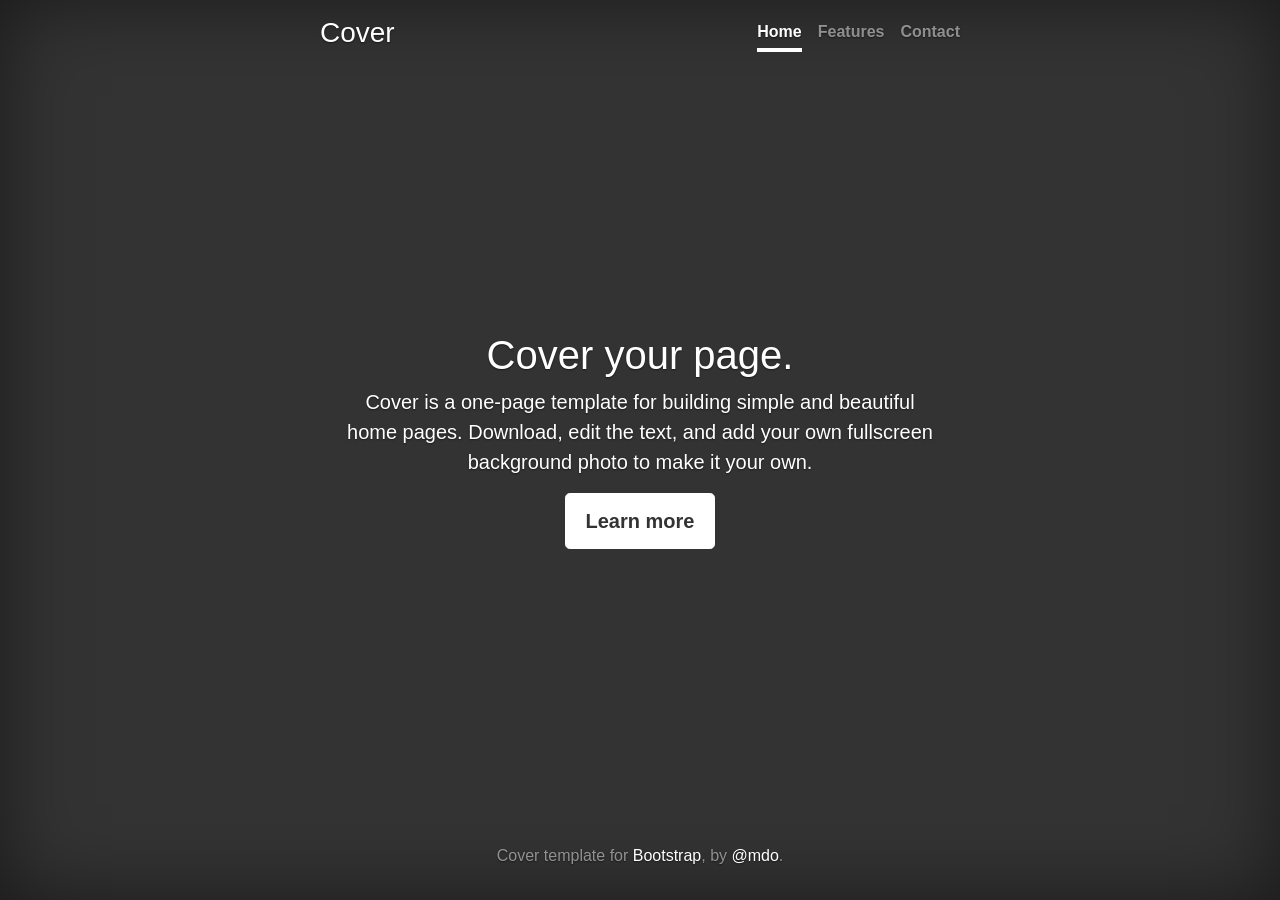
<file: main/static/bootstrap-4.0.0/docs/4.0/examples/cover/index.html>
<!doctype html>
<html lang="en">
  <head>
    <meta charset="utf-8">
    <meta name="viewport" content="width=device-width, initial-scale=1, shrink-to-fit=no">
    <meta name="description" content="">
    <meta name="author" content="">
    <link rel="icon" href="../../../../favicon.ico">

    <title>Cover Template for Bootstrap</title>

    <!-- Bootstrap core CSS -->
    <link href="../../../../dist/css/bootstrap.min.css" rel="stylesheet">

    <!-- Custom styles for this template -->
    <link href="cover.css" rel="stylesheet">
  </head>

  <body class="text-center">

    <div class="cover-container d-flex h-100 p-3 mx-auto flex-column">
      <header class="masthead mb-auto">
        <div class="inner">
          <h3 class="masthead-brand">Cover</h3>
          <nav class="nav nav-masthead justify-content-center">
            <a class="nav-link active" href="#">Home</a>
            <a class="nav-link" href="#">Features</a>
            <a class="nav-link" href="#">Contact</a>
          </nav>
        </div>
      </header>

      <main role="main" class="inner cover">
        <h1 class="cover-heading">Cover your page.</h1>
        <p class="lead">Cover is a one-page template for building simple and beautiful home pages. Download, edit the text, and add your own fullscreen background photo to make it your own.</p>
        <p class="lead">
          <a href="#" class="btn btn-lg btn-secondary">Learn more</a>
        </p>
      </main>

      <footer class="mastfoot mt-auto">
        <div class="inner">
          <p>Cover template for <a href="https://getbootstrap.com/">Bootstrap</a>, by <a href="https://twitter.com/mdo">@mdo</a>.</p>
        </div>
      </footer>
    </div>


    <!-- Bootstrap core JavaScript
    ================================================== -->
    <!-- Placed at the end of the document so the pages load faster -->
    <script src="https://code.jquery.com/jquery-3.2.1.slim.min.js" integrity="sha384-KJ3o2DKtIkvYIK3UENzmM7KCkRr/rE9/Qpg6aAZGJwFDMVNA/GpGFF93hXpG5KkN" crossorigin="anonymous"></script>
    <script>window.jQuery || document.write('<script src="../../../../assets/js/vendor/jquery-slim.min.js"><\/script>')</script>
    <script src="../../../../assets/js/vendor/popper.min.js"></script>
    <script src="../../../../dist/js/bootstrap.min.js"></script>
  </body>
</html>
</file>
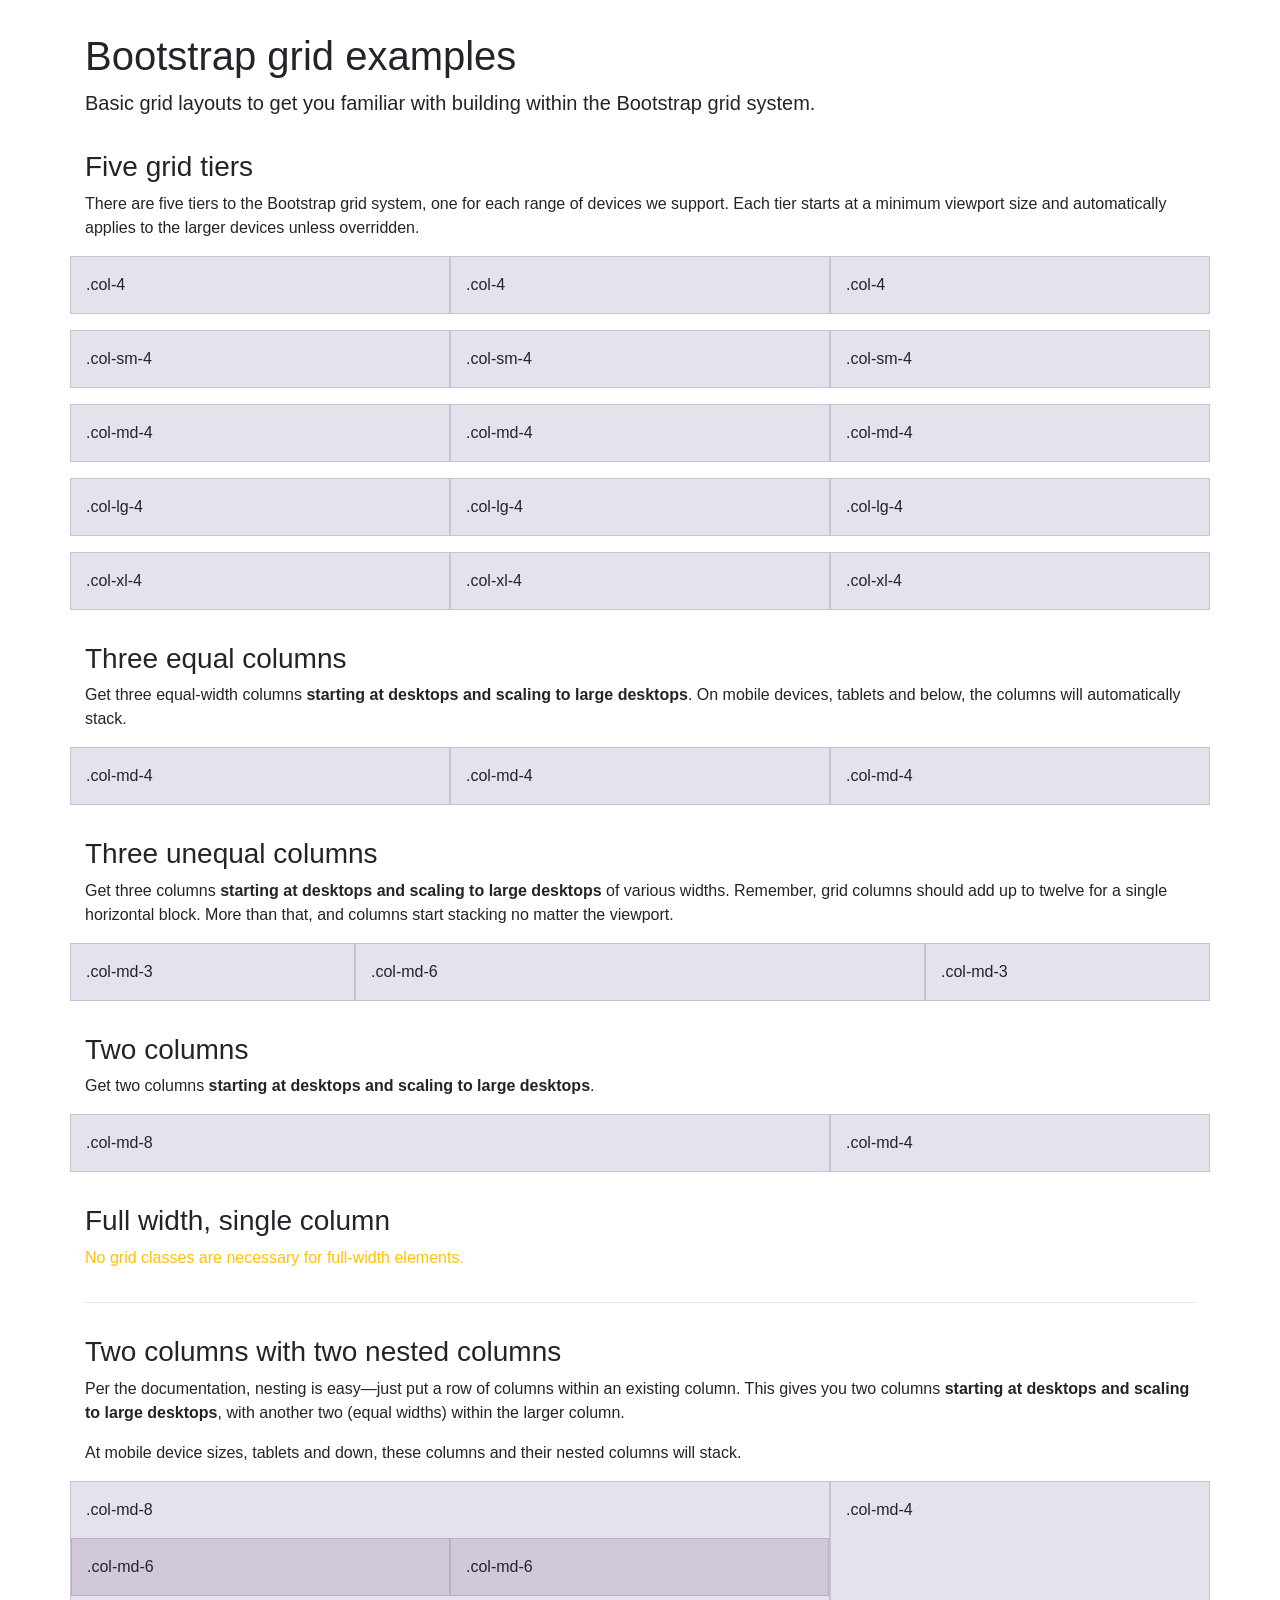
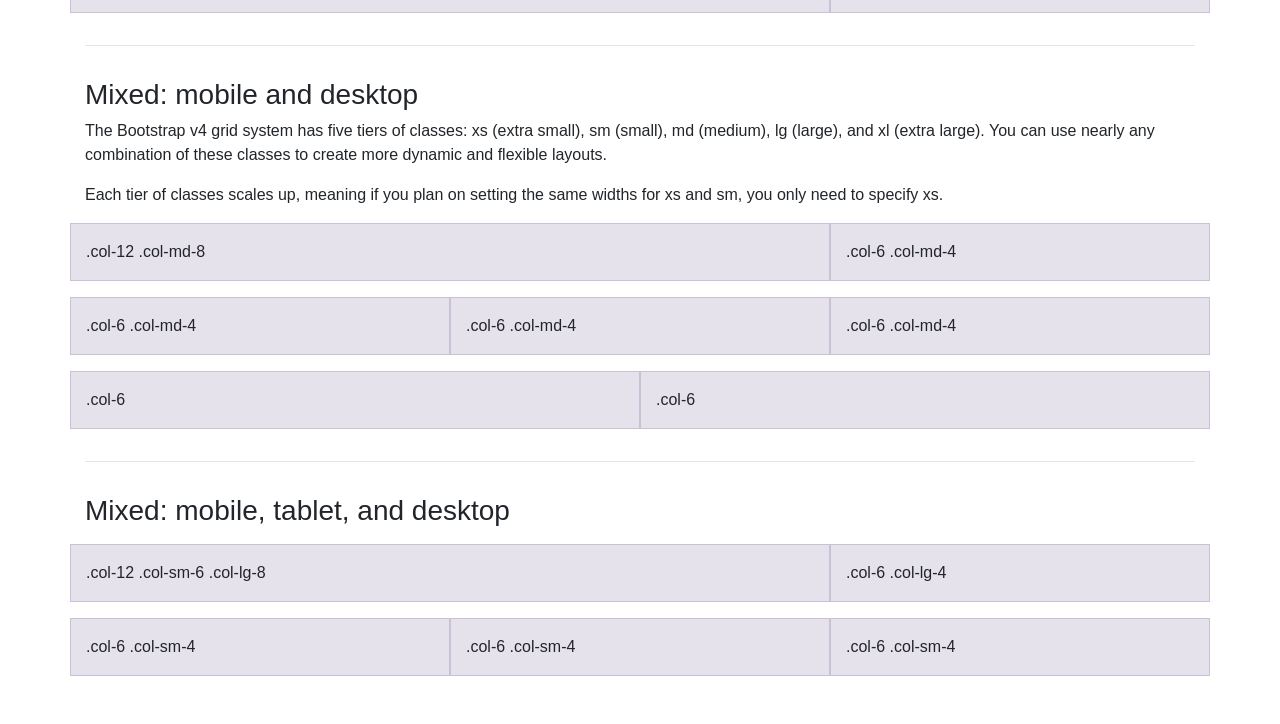
<file: main/static/bootstrap-4.0.0/docs/4.0/examples/grid/index.html>
<!doctype html>
<html lang="en">
  <head>
    <meta charset="utf-8">
    <meta name="viewport" content="width=device-width, initial-scale=1, shrink-to-fit=no">
    <meta name="description" content="">
    <meta name="author" content="">
    <link rel="icon" href="../../../../favicon.ico">

    <title>Grid Template for Bootstrap</title>

    <!-- Bootstrap core CSS -->
    <link href="../../../../dist/css/bootstrap.min.css" rel="stylesheet">

    <!-- Custom styles for this template -->
    <link href="grid.css" rel="stylesheet">
  </head>

  <body>
    <div class="container">

      <h1>Bootstrap grid examples</h1>
      <p class="lead">Basic grid layouts to get you familiar with building within the Bootstrap grid system.</p>

      <h3>Five grid tiers</h3>
      <p>There are five tiers to the Bootstrap grid system, one for each range of devices we support. Each tier starts at a minimum viewport size and automatically applies to the larger devices unless overridden.</p>

      <div class="row">
        <div class="col-4">.col-4</div>
        <div class="col-4">.col-4</div>
        <div class="col-4">.col-4</div>
      </div>

      <div class="row">
        <div class="col-sm-4">.col-sm-4</div>
        <div class="col-sm-4">.col-sm-4</div>
        <div class="col-sm-4">.col-sm-4</div>
      </div>

      <div class="row">
        <div class="col-md-4">.col-md-4</div>
        <div class="col-md-4">.col-md-4</div>
        <div class="col-md-4">.col-md-4</div>
      </div>

      <div class="row">
        <div class="col-lg-4">.col-lg-4</div>
        <div class="col-lg-4">.col-lg-4</div>
        <div class="col-lg-4">.col-lg-4</div>
      </div>

      <div class="row">
        <div class="col-xl-4">.col-xl-4</div>
        <div class="col-xl-4">.col-xl-4</div>
        <div class="col-xl-4">.col-xl-4</div>
      </div>

      <h3>Three equal columns</h3>
      <p>Get three equal-width columns <strong>starting at desktops and scaling to large desktops</strong>. On mobile devices, tablets and below, the columns will automatically stack.</p>
      <div class="row">
        <div class="col-md-4">.col-md-4</div>
        <div class="col-md-4">.col-md-4</div>
        <div class="col-md-4">.col-md-4</div>
      </div>

      <h3>Three unequal columns</h3>
      <p>Get three columns <strong>starting at desktops and scaling to large desktops</strong> of various widths. Remember, grid columns should add up to twelve for a single horizontal block. More than that, and columns start stacking no matter the viewport.</p>
      <div class="row">
        <div class="col-md-3">.col-md-3</div>
        <div class="col-md-6">.col-md-6</div>
        <div class="col-md-3">.col-md-3</div>
      </div>

      <h3>Two columns</h3>
      <p>Get two columns <strong>starting at desktops and scaling to large desktops</strong>.</p>
      <div class="row">
        <div class="col-md-8">.col-md-8</div>
        <div class="col-md-4">.col-md-4</div>
      </div>

      <h3>Full width, single column</h3>
      <p class="text-warning">No grid classes are necessary for full-width elements.</p>

      <hr>

      <h3>Two columns with two nested columns</h3>
      <p>Per the documentation, nesting is easy—just put a row of columns within an existing column. This gives you two columns <strong>starting at desktops and scaling to large desktops</strong>, with another two (equal widths) within the larger column.</p>
      <p>At mobile device sizes, tablets and down, these columns and their nested columns will stack.</p>
      <div class="row">
        <div class="col-md-8">
          .col-md-8
          <div class="row">
            <div class="col-md-6">.col-md-6</div>
            <div class="col-md-6">.col-md-6</div>
          </div>
        </div>
        <div class="col-md-4">.col-md-4</div>
      </div>

      <hr>

      <h3>Mixed: mobile and desktop</h3>
      <p>The Bootstrap v4 grid system has five tiers of classes: xs (extra small), sm (small), md (medium), lg (large), and xl (extra large). You can use nearly any combination of these classes to create more dynamic and flexible layouts.</p>
      <p>Each tier of classes scales up, meaning if you plan on setting the same widths for xs and sm, you only need to specify xs.</p>
      <div class="row">
        <div class="col-12 col-md-8">.col-12 .col-md-8</div>
        <div class="col-6 col-md-4">.col-6 .col-md-4</div>
      </div>
      <div class="row">
        <div class="col-6 col-md-4">.col-6 .col-md-4</div>
        <div class="col-6 col-md-4">.col-6 .col-md-4</div>
        <div class="col-6 col-md-4">.col-6 .col-md-4</div>
      </div>
      <div class="row">
        <div class="col-6">.col-6</div>
        <div class="col-6">.col-6</div>
      </div>

      <hr>

      <h3>Mixed: mobile, tablet, and desktop</h3>
      <p></p>
      <div class="row">
        <div class="col-12 col-sm-6 col-lg-8">.col-12 .col-sm-6 .col-lg-8</div>
        <div class="col-6 col-lg-4">.col-6 .col-lg-4</div>
      </div>
      <div class="row">
        <div class="col-6 col-sm-4">.col-6 .col-sm-4</div>
        <div class="col-6 col-sm-4">.col-6 .col-sm-4</div>
        <div class="col-6 col-sm-4">.col-6 .col-sm-4</div>
      </div>

    </div> <!-- /container -->
  </body>
</html>
</file>
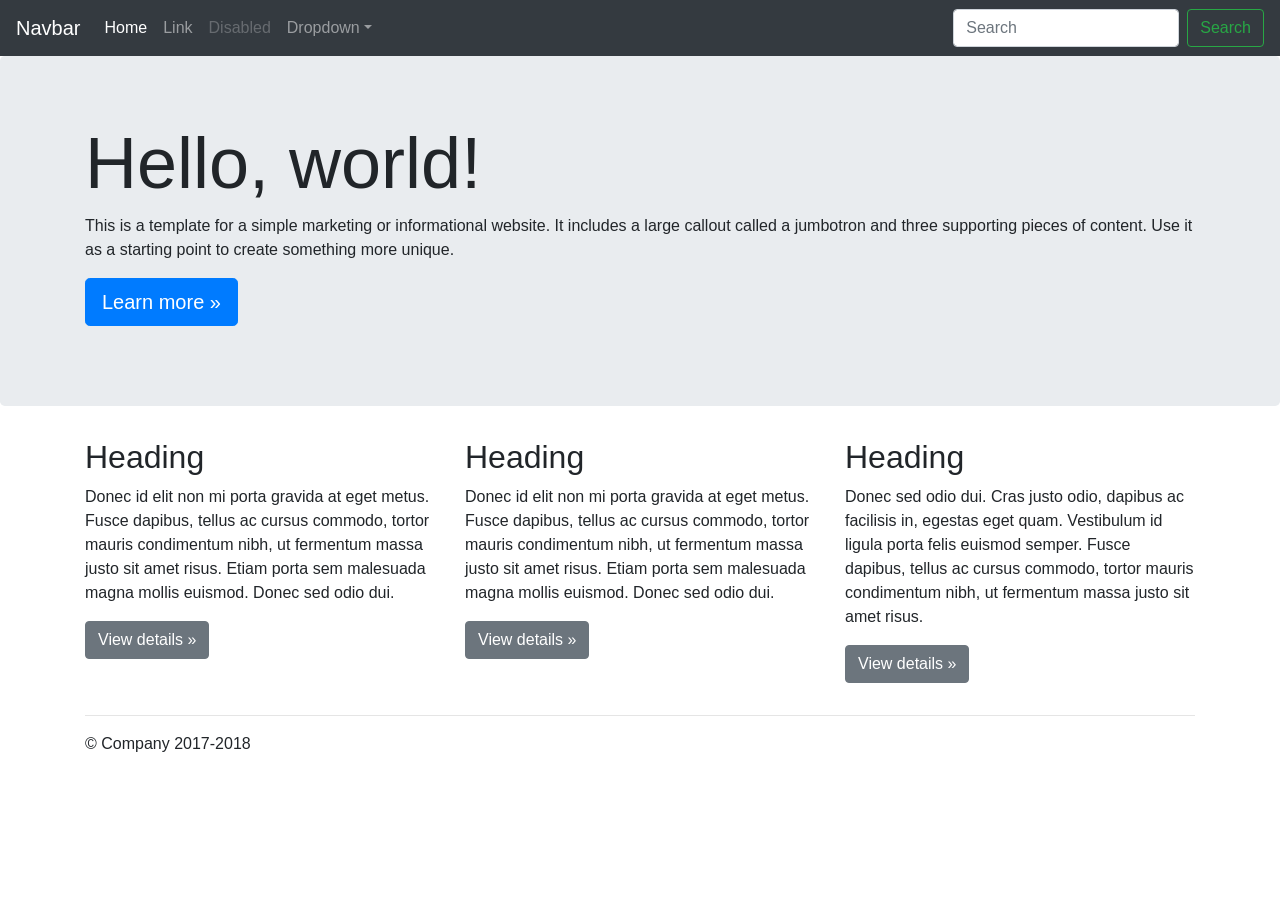
<file: main/static/bootstrap-4.0.0/docs/4.0/examples/jumbotron/index.html>
<!doctype html>
<html lang="en">
  <head>
    <meta charset="utf-8">
    <meta name="viewport" content="width=device-width, initial-scale=1, shrink-to-fit=no">
    <meta name="description" content="">
    <meta name="author" content="">
    <link rel="icon" href="../../../../favicon.ico">

    <title>Jumbotron Template for Bootstrap</title>

    <!-- Bootstrap core CSS -->
    <link href="../../../../dist/css/bootstrap.min.css" rel="stylesheet">

    <!-- Custom styles for this template -->
    <link href="jumbotron.css" rel="stylesheet">
  </head>

  <body>

    <nav class="navbar navbar-expand-md navbar-dark fixed-top bg-dark">
      <a class="navbar-brand" href="#">Navbar</a>
      <button class="navbar-toggler" type="button" data-toggle="collapse" data-target="#navbarsExampleDefault" aria-controls="navbarsExampleDefault" aria-expanded="false" aria-label="Toggle navigation">
        <span class="navbar-toggler-icon"></span>
      </button>

      <div class="collapse navbar-collapse" id="navbarsExampleDefault">
        <ul class="navbar-nav mr-auto">
          <li class="nav-item active">
            <a class="nav-link" href="#">Home <span class="sr-only">(current)</span></a>
          </li>
          <li class="nav-item">
            <a class="nav-link" href="#">Link</a>
          </li>
          <li class="nav-item">
            <a class="nav-link disabled" href="#">Disabled</a>
          </li>
          <li class="nav-item dropdown">
            <a class="nav-link dropdown-toggle" href="http://example.com" id="dropdown01" data-toggle="dropdown" aria-haspopup="true" aria-expanded="false">Dropdown</a>
            <div class="dropdown-menu" aria-labelledby="dropdown01">
              <a class="dropdown-item" href="#">Action</a>
              <a class="dropdown-item" href="#">Another action</a>
              <a class="dropdown-item" href="#">Something else here</a>
            </div>
          </li>
        </ul>
        <form class="form-inline my-2 my-lg-0">
          <input class="form-control mr-sm-2" type="text" placeholder="Search" aria-label="Search">
          <button class="btn btn-outline-success my-2 my-sm-0" type="submit">Search</button>
        </form>
      </div>
    </nav>

    <main role="main">

      <!-- Main jumbotron for a primary marketing message or call to action -->
      <div class="jumbotron">
        <div class="container">
          <h1 class="display-3">Hello, world!</h1>
          <p>This is a template for a simple marketing or informational website. It includes a large callout called a jumbotron and three supporting pieces of content. Use it as a starting point to create something more unique.</p>
          <p><a class="btn btn-primary btn-lg" href="#" role="button">Learn more &raquo;</a></p>
        </div>
      </div>

      <div class="container">
        <!-- Example row of columns -->
        <div class="row">
          <div class="col-md-4">
            <h2>Heading</h2>
            <p>Donec id elit non mi porta gravida at eget metus. Fusce dapibus, tellus ac cursus commodo, tortor mauris condimentum nibh, ut fermentum massa justo sit amet risus. Etiam porta sem malesuada magna mollis euismod. Donec sed odio dui. </p>
            <p><a class="btn btn-secondary" href="#" role="button">View details &raquo;</a></p>
          </div>
          <div class="col-md-4">
            <h2>Heading</h2>
            <p>Donec id elit non mi porta gravida at eget metus. Fusce dapibus, tellus ac cursus commodo, tortor mauris condimentum nibh, ut fermentum massa justo sit amet risus. Etiam porta sem malesuada magna mollis euismod. Donec sed odio dui. </p>
            <p><a class="btn btn-secondary" href="#" role="button">View details &raquo;</a></p>
          </div>
          <div class="col-md-4">
            <h2>Heading</h2>
            <p>Donec sed odio dui. Cras justo odio, dapibus ac facilisis in, egestas eget quam. Vestibulum id ligula porta felis euismod semper. Fusce dapibus, tellus ac cursus commodo, tortor mauris condimentum nibh, ut fermentum massa justo sit amet risus.</p>
            <p><a class="btn btn-secondary" href="#" role="button">View details &raquo;</a></p>
          </div>
        </div>

        <hr>

      </div> <!-- /container -->

    </main>

    <footer class="container">
      <p>&copy; Company 2017-2018</p>
    </footer>

    <!-- Bootstrap core JavaScript
    ================================================== -->
    <!-- Placed at the end of the document so the pages load faster -->
    <script src="https://code.jquery.com/jquery-3.2.1.slim.min.js" integrity="sha384-KJ3o2DKtIkvYIK3UENzmM7KCkRr/rE9/Qpg6aAZGJwFDMVNA/GpGFF93hXpG5KkN" crossorigin="anonymous"></script>
    <script>window.jQuery || document.write('<script src="../../../../assets/js/vendor/jquery-slim.min.js"><\/script>')</script>
    <script src="../../../../assets/js/vendor/popper.min.js"></script>
    <script src="../../../../dist/js/bootstrap.min.js"></script>
  </body>
</html>
</file>
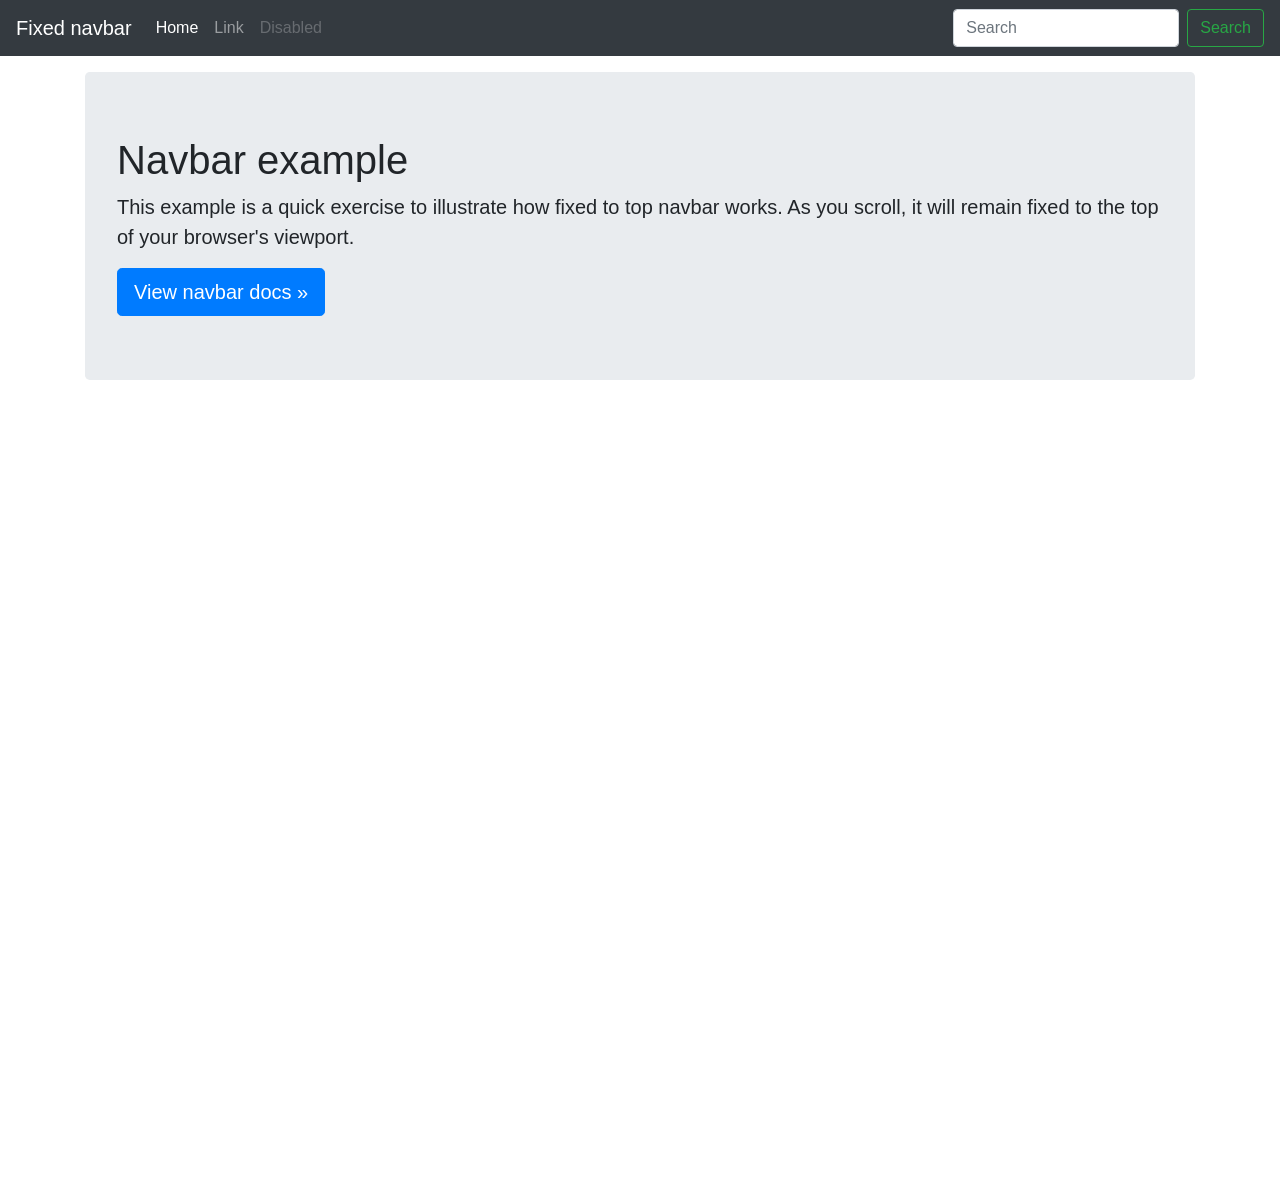
<file: main/static/bootstrap-4.0.0/docs/4.0/examples/navbar-fixed/index.html>
<!doctype html>
<html lang="en">
  <head>
    <meta charset="utf-8">
    <meta name="viewport" content="width=device-width, initial-scale=1, shrink-to-fit=no">
    <meta name="description" content="">
    <meta name="author" content="">
    <link rel="icon" href="../../../../favicon.ico">

    <title>Fixed top navbar example for Bootstrap</title>

    <!-- Bootstrap core CSS -->
    <link href="../../../../dist/css/bootstrap.min.css" rel="stylesheet">

    <!-- Custom styles for this template -->
    <link href="navbar-top-fixed.css" rel="stylesheet">
  </head>

  <body>

    <nav class="navbar navbar-expand-md navbar-dark fixed-top bg-dark">
      <a class="navbar-brand" href="#">Fixed navbar</a>
      <button class="navbar-toggler" type="button" data-toggle="collapse" data-target="#navbarCollapse" aria-controls="navbarCollapse" aria-expanded="false" aria-label="Toggle navigation">
        <span class="navbar-toggler-icon"></span>
      </button>
      <div class="collapse navbar-collapse" id="navbarCollapse">
        <ul class="navbar-nav mr-auto">
          <li class="nav-item active">
            <a class="nav-link" href="#">Home <span class="sr-only">(current)</span></a>
          </li>
          <li class="nav-item">
            <a class="nav-link" href="#">Link</a>
          </li>
          <li class="nav-item">
            <a class="nav-link disabled" href="#">Disabled</a>
          </li>
        </ul>
        <form class="form-inline mt-2 mt-md-0">
          <input class="form-control mr-sm-2" type="text" placeholder="Search" aria-label="Search">
          <button class="btn btn-outline-success my-2 my-sm-0" type="submit">Search</button>
        </form>
      </div>
    </nav>

    <main role="main" class="container">
      <div class="jumbotron">
        <h1>Navbar example</h1>
        <p class="lead">This example is a quick exercise to illustrate how fixed to top navbar works. As you scroll, it will remain fixed to the top of your browser's viewport.</p>
        <a class="btn btn-lg btn-primary" href="../../components/navbar/" role="button">View navbar docs &raquo;</a>
      </div>
    </main>

    <!-- Bootstrap core JavaScript
    ================================================== -->
    <!-- Placed at the end of the document so the pages load faster -->
    <script src="https://code.jquery.com/jquery-3.2.1.slim.min.js" integrity="sha384-KJ3o2DKtIkvYIK3UENzmM7KCkRr/rE9/Qpg6aAZGJwFDMVNA/GpGFF93hXpG5KkN" crossorigin="anonymous"></script>
    <script>window.jQuery || document.write('<script src="../../../../assets/js/vendor/jquery-slim.min.js"><\/script>')</script>
    <script src="../../../../assets/js/vendor/popper.min.js"></script>
    <script src="../../../../dist/js/bootstrap.min.js"></script>
  </body>
</html>
</file>
<file: main/static/bootstrap-4.0.0/docs/4.0/examples/album/album.css>
:root {
  --jumbotron-padding-y: 3rem;
}

.jumbotron {
  padding-top: var(--jumbotron-padding-y);
  padding-bottom: var(--jumbotron-padding-y);
  margin-bottom: 0;
  background-color: #fff;
}
@media (min-width: 768px) {
  .jumbotron {
    padding-top: calc(var(--jumbotron-padding-y) * 2);
    padding-bottom: calc(var(--jumbotron-padding-y) * 2);
  }
}

.jumbotron p:last-child {
  margin-bottom: 0;
}

.jumbotron-heading {
  font-weight: 300;
}

.jumbotron .container {
  max-width: 40rem;
}

footer {
  padding-top: 3rem;
  padding-bottom: 3rem;
}

footer p {
  margin-bottom: .25rem;
}

.box-shadow { box-shadow: 0 .25rem .75rem rgba(0, 0, 0, .05); }
</file>
<file: main/static/bootstrap-4.0.0/docs/4.0/examples/blog/blog.css>
/* stylelint-disable selector-list-comma-newline-after */

.blog-header {
  line-height: 1;
  border-bottom: 1px solid #e5e5e5;
}

.blog-header-logo {
  font-family: "Playfair Display", Georgia, "Times New Roman", serif;
  font-size: 2.25rem;
}

.blog-header-logo:hover {
  text-decoration: none;
}

h1, h2, h3, h4, h5, h6 {
  font-family: "Playfair Display", Georgia, "Times New Roman", serif;
}

.display-4 {
  font-size: 2.5rem;
}
@media (min-width: 768px) {
  .display-4 {
    font-size: 3rem;
  }
}

.nav-scroller {
  position: relative;
  z-index: 2;
  height: 2.75rem;
  overflow-y: hidden;
}

.nav-scroller .nav {
  display: -webkit-box;
  display: -ms-flexbox;
  display: flex;
  -ms-flex-wrap: nowrap;
  flex-wrap: nowrap;
  padding-bottom: 1rem;
  margin-top: -1px;
  overflow-x: auto;
  text-align: center;
  white-space: nowrap;
  -webkit-overflow-scrolling: touch;
}

.nav-scroller .nav-link {
  padding-top: .75rem;
  padding-bottom: .75rem;
  font-size: .875rem;
}

.card-img-right {
  height: 100%;
  border-radius: 0 3px 3px 0;
}

.flex-auto {
  -ms-flex: 0 0 auto;
  -webkit-box-flex: 0;
  flex: 0 0 auto;
}

.h-250 { height: 250px; }
@media (min-width: 768px) {
  .h-md-250 { height: 250px; }
}

.border-top { border-top: 1px solid #e5e5e5; }
.border-bottom { border-bottom: 1px solid #e5e5e5; }

.box-shadow { box-shadow: 0 .25rem .75rem rgba(0, 0, 0, .05); }

/*
 * Blog name and description
 */
.blog-title {
  margin-bottom: 0;
  font-size: 2rem;
  font-weight: 400;
}
.blog-description {
  font-size: 1.1rem;
  color: #999;
}

@media (min-width: 40em) {
  .blog-title {
    font-size: 3.5rem;
  }
}

/* Pagination */
.blog-pagination {
  margin-bottom: 4rem;
}
.blog-pagination > .btn {
  border-radius: 2rem;
}

/*
 * Blog posts
 */
.blog-post {
  margin-bottom: 4rem;
}
.blog-post-title {
  margin-bottom: .25rem;
  font-size: 2.5rem;
}
.blog-post-meta {
  margin-bottom: 1.25rem;
  color: #999;
}

/*
 * Footer
 */
.blog-footer {
  padding: 2.5rem 0;
  color: #999;
  text-align: center;
  background-color: #f9f9f9;
  border-top: .05rem solid #e5e5e5;
}
.blog-footer p:last-child {
  margin-bottom: 0;
}
</file>
<file: main/static/bootstrap-4.0.0/docs/4.0/examples/carousel/carousel.css>
/* GLOBAL STYLES
-------------------------------------------------- */
/* Padding below the footer and lighter body text */

body {
  padding-top: 3rem;
  padding-bottom: 3rem;
  color: #5a5a5a;
}


/* CUSTOMIZE THE CAROUSEL
-------------------------------------------------- */

/* Carousel base class */
.carousel {
  margin-bottom: 4rem;
}
/* Since positioning the image, we need to help out the caption */
.carousel-caption {
  bottom: 3rem;
  z-index: 10;
}

/* Declare heights because of positioning of img element */
.carousel-item {
  height: 32rem;
  background-color: #777;
}
.carousel-item > img {
  position: absolute;
  top: 0;
  left: 0;
  min-width: 100%;
  height: 32rem;
}


/* MARKETING CONTENT
-------------------------------------------------- */

/* Center align the text within the three columns below the carousel */
.marketing .col-lg-4 {
  margin-bottom: 1.5rem;
  text-align: center;
}
.marketing h2 {
  font-weight: 400;
}
.marketing .col-lg-4 p {
  margin-right: .75rem;
  margin-left: .75rem;
}


/* Featurettes
------------------------- */

.featurette-divider {
  margin: 5rem 0; /* Space out the Bootstrap <hr> more */
}

/* Thin out the marketing headings */
.featurette-heading {
  font-weight: 300;
  line-height: 1;
  letter-spacing: -.05rem;
}


/* RESPONSIVE CSS
-------------------------------------------------- */

@media (min-width: 40em) {
  /* Bump up size of carousel content */
  .carousel-caption p {
    margin-bottom: 1.25rem;
    font-size: 1.25rem;
    line-height: 1.4;
  }

  .featurette-heading {
    font-size: 50px;
  }
}

@media (min-width: 62em) {
  .featurette-heading {
    margin-top: 7rem;
  }
}
</file>
<file: main/static/bootstrap-4.0.0/docs/4.0/examples/cover/cover.css>
/*
 * Globals
 */

/* Links */
a,
a:focus,
a:hover {
  color: #fff;
}

/* Custom default button */
.btn-secondary,
.btn-secondary:hover,
.btn-secondary:focus {
  color: #333;
  text-shadow: none; /* Prevent inheritance from `body` */
  background-color: #fff;
  border: .05rem solid #fff;
}


/*
 * Base structure
 */

html,
body {
  height: 100%;
  background-color: #333;
}

body {
  display: -ms-flexbox;
  display: -webkit-box;
  display: flex;
  -ms-flex-pack: center;
  -webkit-box-pack: center;
  justify-content: center;
  color: #fff;
  text-shadow: 0 .05rem .1rem rgba(0, 0, 0, .5);
  box-shadow: inset 0 0 5rem rgba(0, 0, 0, .5);
}

.cover-container {
  max-width: 42em;
}


/*
 * Header
 */
.masthead {
  margin-bottom: 2rem;
}

.masthead-brand {
  margin-bottom: 0;
}

.nav-masthead .nav-link {
  padding: .25rem 0;
  font-weight: 700;
  color: rgba(255, 255, 255, .5);
  background-color: transparent;
  border-bottom: .25rem solid transparent;
}

.nav-masthead .nav-link:hover,
.nav-masthead .nav-link:focus {
  border-bottom-color: rgba(255, 255, 255, .25);
}

.nav-masthead .nav-link + .nav-link {
  margin-left: 1rem;
}

.nav-masthead .active {
  color: #fff;
  border-bottom-color: #fff;
}

@media (min-width: 48em) {
  .masthead-brand {
    float: left;
  }
  .nav-masthead {
    float: right;
  }
}


/*
 * Cover
 */
.cover {
  padding: 0 1.5rem;
}
.cover .btn-lg {
  padding: .75rem 1.25rem;
  font-weight: 700;
}


/*
 * Footer
 */
.mastfoot {
  color: rgba(255, 255, 255, .5);
}
</file>
<file: main/static/bootstrap-4.0.0/docs/4.0/examples/grid/grid.css>
body {
  padding-top: 2rem;
  padding-bottom: 2rem;
}

h3 {
  margin-top: 2rem;
}

.row {
  margin-bottom: 1rem;
}
.row .row {
  margin-top: 1rem;
  margin-bottom: 0;
}
[class*="col-"] {
  padding-top: 1rem;
  padding-bottom: 1rem;
  background-color: rgba(86, 61, 124, .15);
  border: 1px solid rgba(86, 61, 124, .2);
}

hr {
  margin-top: 2rem;
  margin-bottom: 2rem;
}
</file>
<file: main/static/bootstrap-4.0.0/docs/4.0/examples/jumbotron/jumbotron.css>
/* Move down content because we have a fixed navbar that is 3.5rem tall */
body {
  padding-top: 3.5rem;
}
</file>
<file: main/static/bootstrap-4.0.0/docs/4.0/examples/navbar-fixed/navbar-top-fixed.css>
/* Show it is fixed to the top */
body {
  min-height: 75rem;
  padding-top: 4.5rem;
}
</file>
<file: main/static/bootstrap-4.0.0/js/tests/vendor/qunit.css>
/*!
 * QUnit 2.4.1
 * https://qunitjs.com/
 *
 * Copyright jQuery Foundation and other contributors
 * Released under the MIT license
 * https://jquery.org/license
 *
 * Date: 2017-10-22T05:12Z
 */

/** Font Family and Sizes */

#qunit-tests, #qunit-header, #qunit-banner, #qunit-testrunner-toolbar, #qunit-filteredTest, #qunit-userAgent, #qunit-testresult {
	font-family: "Helvetica Neue Light", "HelveticaNeue-Light", "Helvetica Neue", Calibri, Helvetica, Arial, sans-serif;
}

#qunit-testrunner-toolbar, #qunit-filteredTest, #qunit-userAgent, #qunit-testresult, #qunit-tests li { font-size: small; }
#qunit-tests { font-size: smaller; }


/** Resets */

#qunit-tests, #qunit-header, #qunit-banner, #qunit-filteredTest, #qunit-userAgent, #qunit-testresult, #qunit-modulefilter {
	margin: 0;
	padding: 0;
}


/** Header (excluding toolbar) */

#qunit-header {
	padding: 0.5em 0 0.5em 1em;

	color: #8699A4;
	background-color: #0D3349;

	font-size: 1.5em;
	line-height: 1em;
	font-weight: 400;

	border-radius: 5px 5px 0 0;
}

#qunit-header a {
	text-decoration: none;
	color: #C2CCD1;
}

#qunit-header a:hover,
#qunit-header a:focus {
	color: #FFF;
}

#qunit-banner {
	height: 5px;
}

#qunit-filteredTest {
	padding: 0.5em 1em 0.5em 1em;
	color: #366097;
	background-color: #F4FF77;
}

#qunit-userAgent {
	padding: 0.5em 1em 0.5em 1em;
	color: #FFF;
	background-color: #2B81AF;
	text-shadow: rgba(0, 0, 0, 0.5) 2px 2px 1px;
}


/** Toolbar */

#qunit-testrunner-toolbar {
	padding: 0.5em 1em 0.5em 1em;
	color: #5E740B;
	background-color: #EEE;
}

#qunit-testrunner-toolbar .clearfix {
	height: 0;
	clear: both;
}

#qunit-testrunner-toolbar label {
	display: inline-block;
}

#qunit-testrunner-toolbar input[type=checkbox],
#qunit-testrunner-toolbar input[type=radio] {
	margin: 3px;
	vertical-align: -2px;
}

#qunit-testrunner-toolbar input[type=text] {
	box-sizing: border-box;
	height: 1.6em;
}

.qunit-url-config,
.qunit-filter,
#qunit-modulefilter {
	display: inline-block;
	line-height: 2.1em;
}

.qunit-filter,
#qunit-modulefilter {
	float: right;
	position: relative;
	margin-left: 1em;
}

.qunit-url-config label {
	margin-right: 0.5em;
}

#qunit-modulefilter-search {
	box-sizing: border-box;
	width: 400px;
}

#qunit-modulefilter-search-container:after {
	position: absolute;
	right: 0.3em;
	content: "\25bc";
	color: black;
}

#qunit-modulefilter-dropdown {
	/* align with #qunit-modulefilter-search */
	box-sizing: border-box;
	width: 400px;
	position: absolute;
	right: 0;
	top: 50%;
	margin-top: 0.8em;

	border: 1px solid #D3D3D3;
	border-top: none;
	border-radius: 0 0 .25em .25em;
	color: #000;
	background-color: #F5F5F5;
	z-index: 99;
}

#qunit-modulefilter-dropdown a {
	color: inherit;
	text-decoration: none;
}

#qunit-modulefilter-dropdown .clickable.checked {
	font-weight: bold;
	color: #000;
	background-color: #D2E0E6;
}

#qunit-modulefilter-dropdown .clickable:hover {
	color: #FFF;
	background-color: #0D3349;
}

#qunit-modulefilter-actions {
	display: block;
	overflow: auto;

	/* align with #qunit-modulefilter-dropdown-list */
	font: smaller/1.5em sans-serif;
}

#qunit-modulefilter-dropdown #qunit-modulefilter-actions > * {
	box-sizing: border-box;
	max-height: 2.8em;
	display: block;
	padding: 0.4em;
}

#qunit-modulefilter-dropdown #qunit-modulefilter-actions > button {
	float: right;
	font: inherit;
}

#qunit-modulefilter-dropdown #qunit-modulefilter-actions > :last-child {
	/* insert padding to align with checkbox margins */
	padding-left: 3px;
}

#qunit-modulefilter-dropdown-list {
	max-height: 200px;
	overflow-y: auto;
	margin: 0;
	border-top: 2px groove threedhighlight;
	padding: 0.4em 0 0;
	font: smaller/1.5em sans-serif;
}

#qunit-modulefilter-dropdown-list li {
	white-space: nowrap;
	overflow: hidden;
	text-overflow: ellipsis;
}

#qunit-modulefilter-dropdown-list .clickable {
	display: block;
	padding-left: 0.15em;
}


/** Tests: Pass/Fail */

#qunit-tests {
	list-style-position: inside;
}

#qunit-tests li {
	padding: 0.4em 1em 0.4em 1em;
	border-bottom: 1px solid #FFF;
	list-style-position: inside;
}

#qunit-tests > li {
	display: none;
}

#qunit-tests li.running,
#qunit-tests li.pass,
#qunit-tests li.fail,
#qunit-tests li.skipped,
#qunit-tests li.aborted {
	display: list-item;
}

#qunit-tests.hidepass {
	position: relative;
}

#qunit-tests.hidepass li.running,
#qunit-tests.hidepass li.pass:not(.todo) {
	visibility: hidden;
	position: absolute;
	width:   0;
	height:  0;
	padding: 0;
	border:  0;
	margin:  0;
}

#qunit-tests li strong {
	cursor: pointer;
}

#qunit-tests li.skipped strong {
	cursor: default;
}

#qunit-tests li a {
	padding: 0.5em;
	color: #C2CCD1;
	text-decoration: none;
}

#qunit-tests li p a {
	padding: 0.25em;
	color: #6B6464;
}
#qunit-tests li a:hover,
#qunit-tests li a:focus {
	color: #000;
}

#qunit-tests li .runtime {
	float: right;
	font-size: smaller;
}

.qunit-assert-list {
	margin-top: 0.5em;
	padding: 0.5em;

	background-color: #FFF;

	border-radius: 5px;
}

.qunit-source {
	margin: 0.6em 0 0.3em;
}

.qunit-collapsed {
	display: none;
}

#qunit-tests table {
	border-collapse: collapse;
	margin-top: 0.2em;
}

#qunit-tests th {
	text-align: right;
	vertical-align: top;
	padding: 0 0.5em 0 0;
}

#qunit-tests td {
	vertical-align: top;
}

#qunit-tests pre {
	margin: 0;
	white-space: pre-wrap;
	word-wrap: break-word;
}

#qunit-tests del {
	color: #374E0C;
	background-color: #E0F2BE;
	text-decoration: none;
}

#qunit-tests ins {
	color: #500;
	background-color: #FFCACA;
	text-decoration: none;
}

/*** Test Counts */

#qunit-tests b.counts                       { color: #000; }
#qunit-tests b.passed                       { color: #5E740B; }
#qunit-tests b.failed                       { color: #710909; }

#qunit-tests li li {
	padding: 5px;
	background-color: #FFF;
	border-bottom: none;
	list-style-position: inside;
}

/*** Passing Styles */

#qunit-tests li li.pass {
	color: #3C510C;
	background-color: #FFF;
	border-left: 10px solid #C6E746;
}

#qunit-tests .pass                          { color: #528CE0; background-color: #D2E0E6; }
#qunit-tests .pass .test-name               { color: #366097; }

#qunit-tests .pass .test-actual,
#qunit-tests .pass .test-expected           { color: #999; }

#qunit-banner.qunit-pass                    { background-color: #C6E746; }

/*** Failing Styles */

#qunit-tests li li.fail {
	color: #710909;
	background-color: #FFF;
	border-left: 10px solid #EE5757;
	white-space: pre;
}

#qunit-tests > li:last-child {
	border-radius: 0 0 5px 5px;
}

#qunit-tests .fail                          { color: #000; background-color: #EE5757; }
#qunit-tests .fail .test-name,
#qunit-tests .fail .module-name             { color: #000; }

#qunit-tests .fail .test-actual             { color: #EE5757; }
#qunit-tests .fail .test-expected           { color: #008000; }

#qunit-banner.qunit-fail                    { background-color: #EE5757; }


/*** Aborted tests */
#qunit-tests .aborted { color: #000; background-color: orange; }
/*** Skipped tests */

#qunit-tests .skipped {
	background-color: #EBECE9;
}

#qunit-tests .qunit-todo-label,
#qunit-tests .qunit-skipped-label {
	background-color: #F4FF77;
	display: inline-block;
	font-style: normal;
	color: #366097;
	line-height: 1.8em;
	padding: 0 0.5em;
	margin: -0.4em 0.4em -0.4em 0;
}

#qunit-tests .qunit-todo-label {
	background-color: #EEE;
}

/** Result */

#qunit-testresult {
	color: #2B81AF;
	background-color: #D2E0E6;

	border-bottom: 1px solid #FFF;
}
#qunit-testresult .clearfix {
	height: 0;
	clear: both;
}
#qunit-testresult .module-name {
	font-weight: 700;
}
#qunit-testresult-display {
	padding: 0.5em 1em 0.5em 1em;
	width: 85%;
	float:left;
}
#qunit-testresult-controls {
	padding: 0.5em 1em 0.5em 1em;
  width: 10%;
	float:left;
}

/** Fixture */

#qunit-fixture {
	position: absolute;
	top: -10000px;
	left: -10000px;
	width: 1000px;
	height: 1000px;
}
</file>
